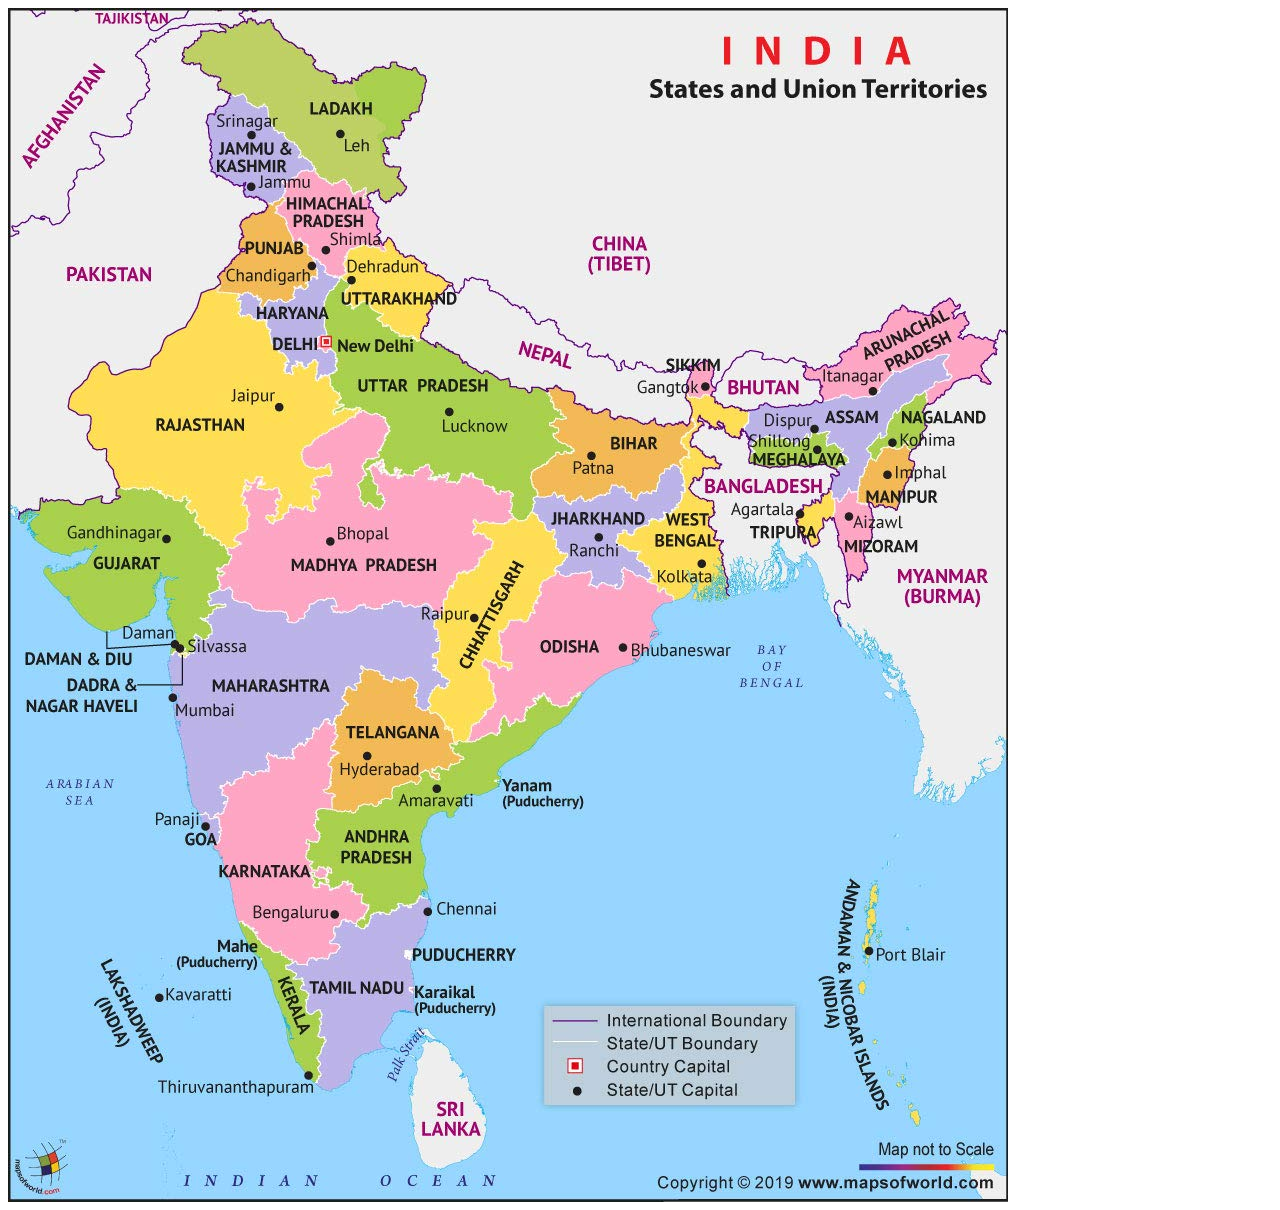
<file: Lab_Experiment/2A/index.html>
<html>
    <head>
        <title>India Map</title>
    </head>
    <body>
        <img src="map.jpg" usemap="#image-map">
        <map name="image-map">
            <area target="_blank" alt="tamilnadu" title="tamilnadu" href="tamilnadu.html" coords="309,1048,313,1037,316,1030,310,1024,311,1014,313,1008,306,1002,297,1000,298,991,296,983,293,972,287,968,281,961,283,953,289,955,295,955,301,951,306,953,312,950,318,950,322,944,326,941,330,936,323,933,325,921,330,917,336,912,342,914,348,918,353,920,359,915,364,907,372,905,378,906,385,902,391,896,397,898,403,896,409,890,414,889,421,892,419,905,419,915,412,929,406,941,401,952,403,965,404,979,404,991,408,1000,402,1003,391,1001,383,1008,382,1014,375,1024,373,1032,375,1038,367,1041,359,1043,347,1052,341,1064,336,1075,329,1078,318,1081,307,1075,312,1066,308,1056" shape="poly">
            <area target="_blank" alt="nepal" title="nepal" href="nepal.html" coords="439,276,445,279,451,282,455,274,461,270,467,270,473,271,478,272,481,278,486,282,490,285,498,289,503,295,510,297,516,299,520,304,526,311,531,313,539,313,546,313,548,319,550,324,555,326,561,332,566,335,572,336,581,335,580,342,585,346,596,345,600,348,604,352,607,357,610,360,613,353,618,358,624,359,629,354,633,356,640,358,645,361,653,361,662,361,670,361,679,359,681,365,677,371,677,379,678,389,681,394,682,401,680,410,678,415,669,413,659,415,650,415,642,411,632,412,621,409,612,409,602,406,592,401,581,401,570,395,566,386,559,382,549,377,538,380,527,377,520,382,508,377,500,370,492,369,480,364,467,361,457,353,449,346,434,281,428,287,423,293,423,298,418,305,419,312,415,318,413,324,414,328,418,332,425,336,430,335,434,338,438,341,442,343" shape="poly">
            <area target="_blank" alt="kashmir" title="kashmir" href="kashmir.html" coords="218,89,217,95,210,98,206,103,200,107,198,115,200,124,201,132,202,143,200,158,205,166,215,169,223,173,228,176,236,177,236,184,244,188,251,191,256,194,261,194,269,189,273,185,276,178,279,171,288,166,295,162,300,162,305,157,225,87,231,85,240,93,244,97,251,98,257,98,258,105,259,111,263,117,268,122,274,123,277,131,283,133,288,136,291,143,296,148,300,152" shape="poly">
        </map>
    </body>
</html>
</file>
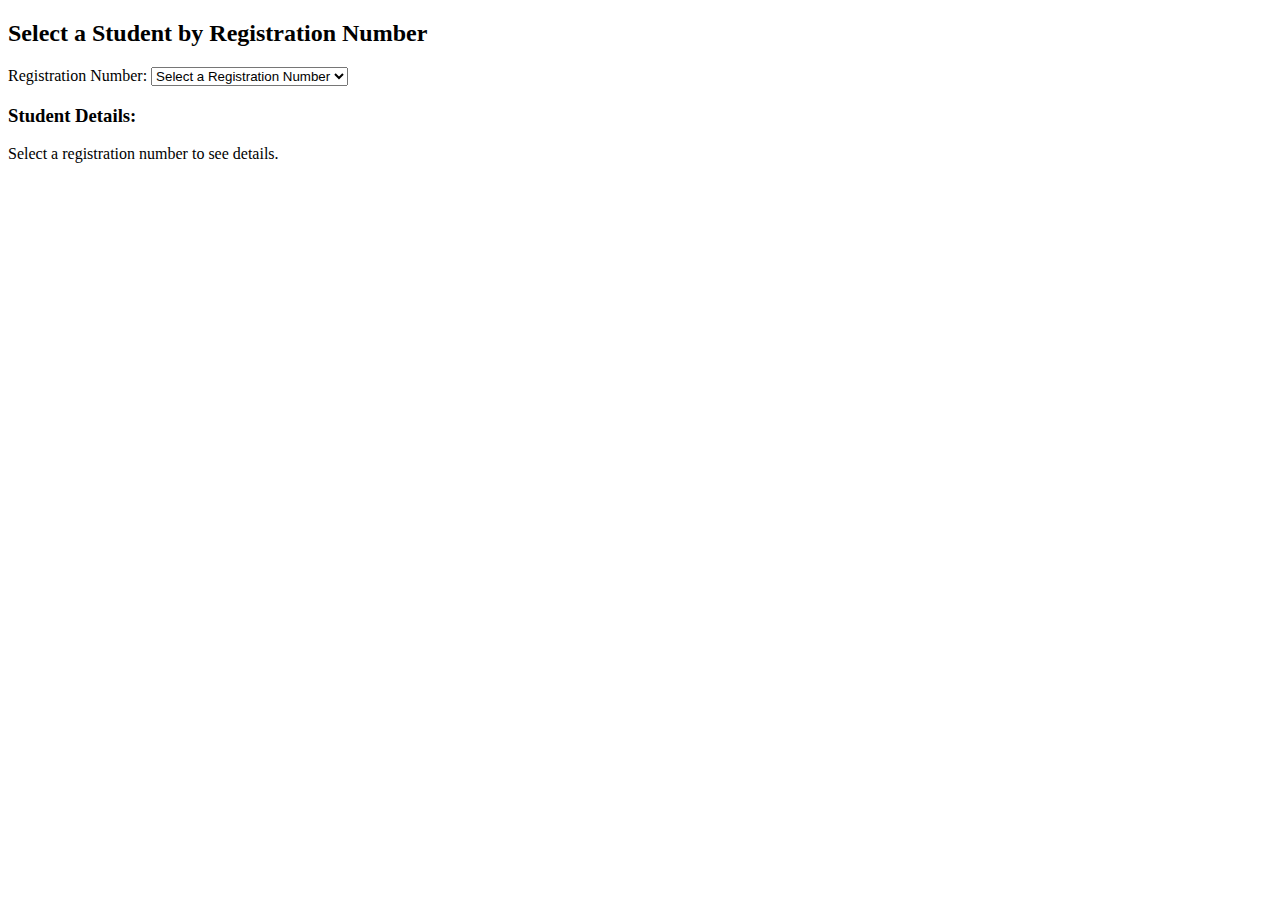
<file: Lab_Experiment/EX-07/index.html>
<!DOCTYPE html>
<html lang="en">
<head>
    <meta charset="UTF-8">
    <title>Student Information</title>
    <script>
        function fetchStudentDetails() {
            const regNo = document.getElementById("regNoSelect").value;
            if (regNo) {
                const xhr = new XMLHttpRequest();
                xhr.open("GET", "StudentServlet?reg_no=" + regNo, true);
                xhr.onreadystatechange = function () {
                    if (xhr.readyState === 4 && xhr.status === 200) {
                        const studentData = JSON.parse(xhr.responseText);
                        document.getElementById("studentDetails").innerHTML =
                            `<p>Name: ${studentData.name}</p>
                             <p>Department: ${studentData.department}</p>
                             <p>Year: ${studentData.year}</p>
                             <p>Email: ${studentData.email}</p>`;
                    }
                };
                xhr.send();
            }
        }
    </script>
</head>
<body>
    <h2>Select a Student by Registration Number</h2>
    <label for="regNoSelect">Registration Number:</label>
    <select id="regNoSelect" onchange="fetchStudentDetails()">
        <option value="">Select a Registration Number</option>
        <option value="101">101</option>
        <option value="102">102</option>
        <option value="103">103</option>
    </select>

    <h3>Student Details:</h3>
    <div id="studentDetails">
        <p>Select a registration number to see details.</p>
    </div>
</body>
</html>
</file>
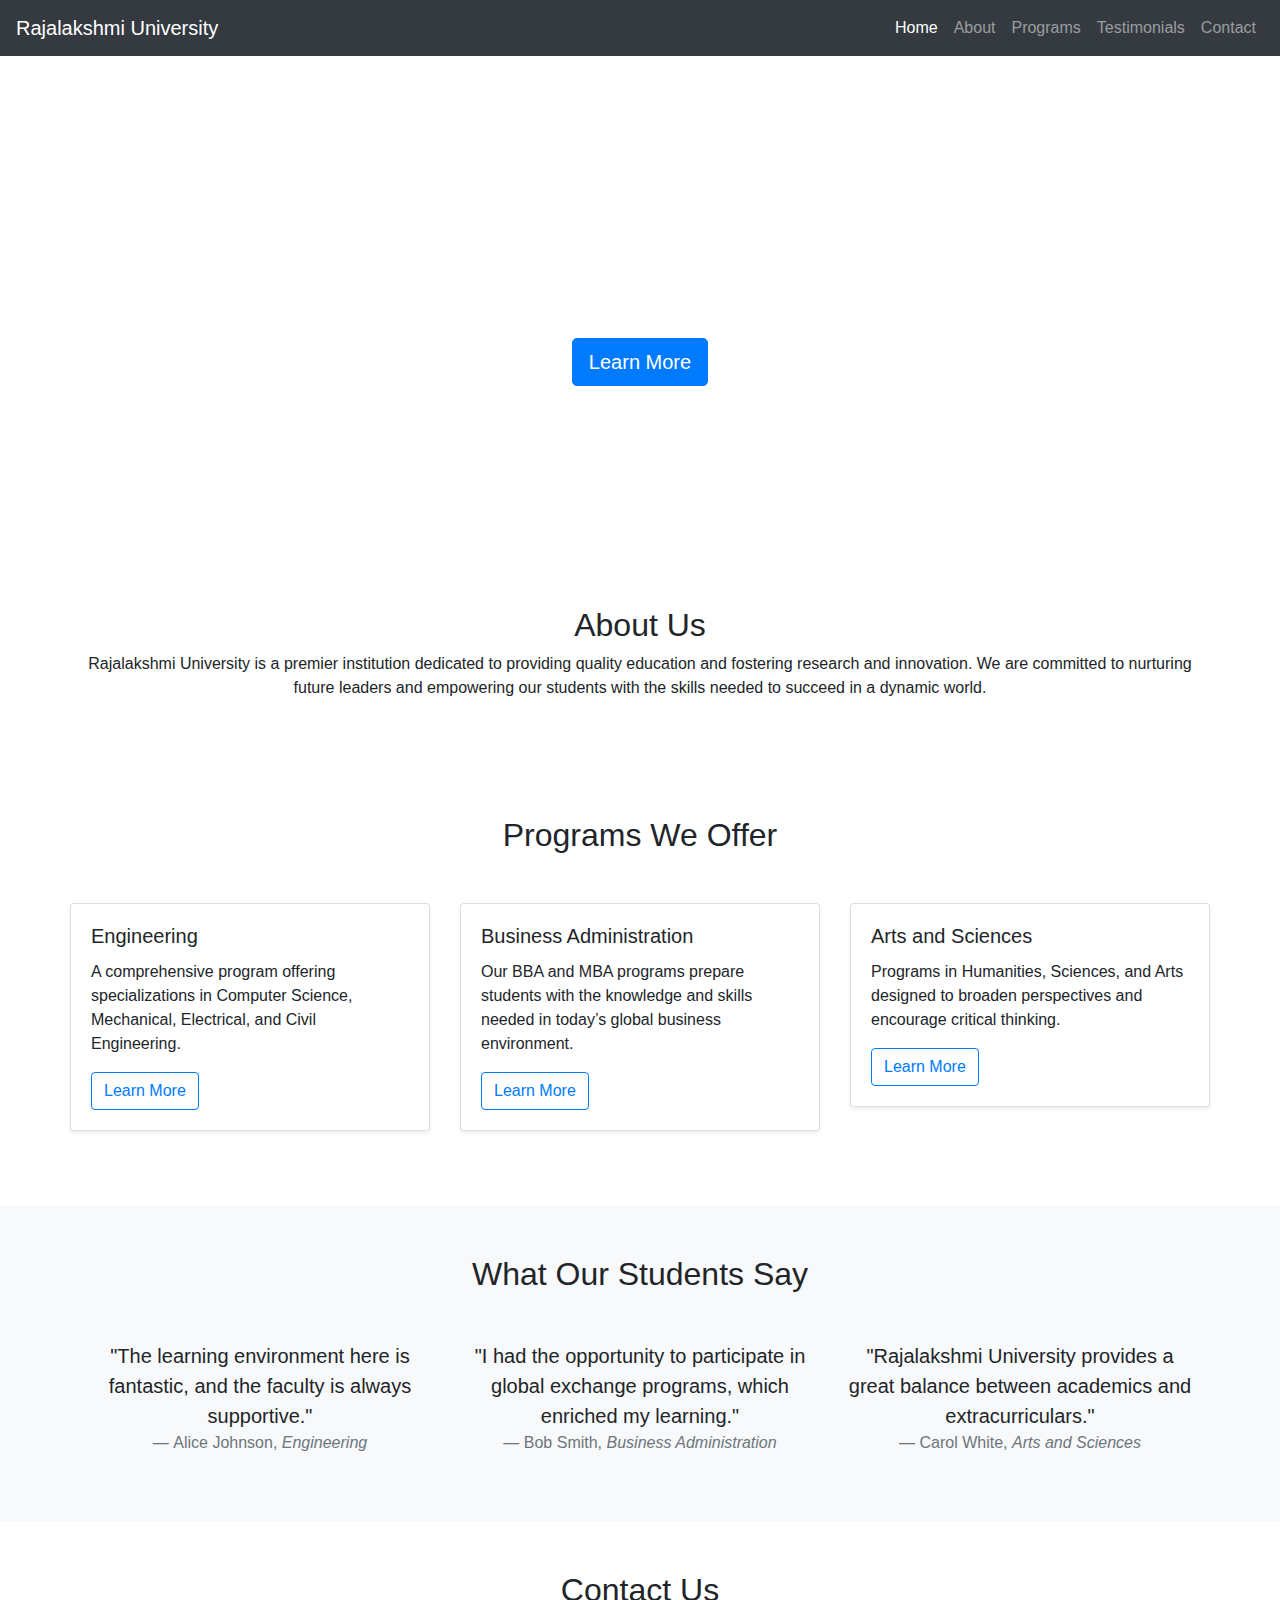
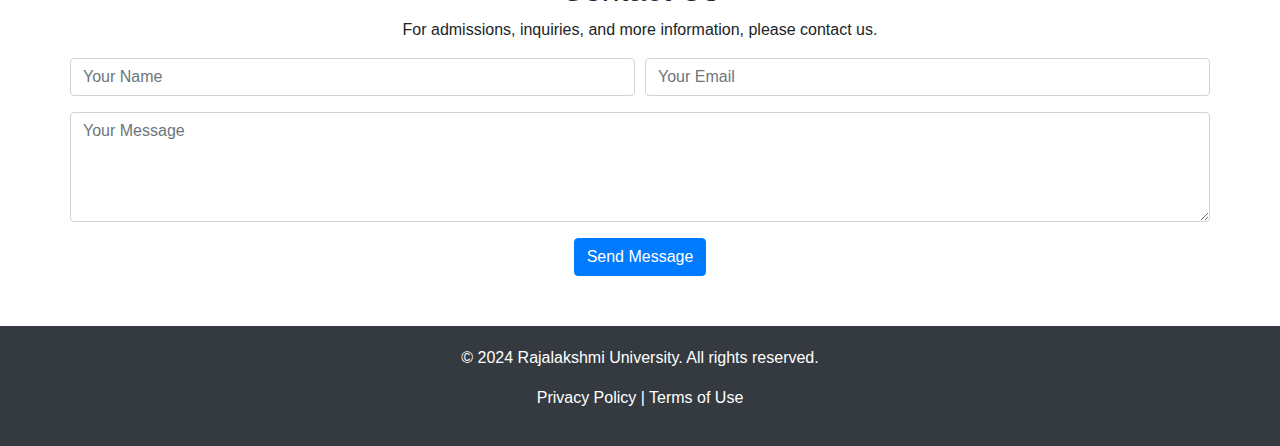
<file: Lab_Experiment/EX-11/index.html>
<!DOCTYPE html>
<html lang="en">
<head>
    <meta charset="UTF-8">
    <meta name="viewport" content="width=device-width, initial-scale=1.0">
    <title>Rajalakshmi University</title>
    <!-- Bootstrap CSS -->
    <link rel="stylesheet" href="https://stackpath.bootstrapcdn.com/bootstrap/4.5.2/css/bootstrap.min.css">
    <style>
        .hero-section {
            background: url('https://www.rajalakshmi.org/images/banner.jpg') no-repeat center center;
            background-size: cover;
            color: #fff;
            height: 500px;
            display: flex;
            align-items: center;
            justify-content: center;
        }
        .hero-section h1 {
            font-size: 3rem;
        }
        .features-section, .about-section, .programs-section, .testimonials-section, .contact-section {
            padding: 50px 0;
        }
        .footer {
            background-color: #343a40;
            color: #fff;
            padding: 20px 0;
        }
    </style>
</head>
<body>

<!-- Navigation Bar -->
<nav class="navbar navbar-expand-lg navbar-dark bg-dark">
    <a class="navbar-brand" href="#">Rajalakshmi University</a>
    <button class="navbar-toggler" type="button" data-toggle="collapse" data-target="#navbarNav" aria-controls="navbarNav" aria-expanded="false" aria-label="Toggle navigation">
        <span class="navbar-toggler-icon"></span>
    </button>
    <div class="collapse navbar-collapse" id="navbarNav">
        <ul class="navbar-nav ml-auto">
            <li class="nav-item active"><a class="nav-link" href="#">Home</a></li>
            <li class="nav-item"><a class="nav-link" href="#about">About</a></li>
            <li class="nav-item"><a class="nav-link" href="#programs">Programs</a></li>
            <li class="nav-item"><a class="nav-link" href="#testimonials">Testimonials</a></li>
            <li class="nav-item"><a class="nav-link" href="#contact">Contact</a></li>
        </ul>
    </div>
</nav>

<!-- Hero Section -->
<div class="hero-section text-center">
    <div>
        <h1>Welcome to Rajalakshmi University</h1>
        <p class="lead">Empowering the Future of Education</p>
        <a href="#" class="btn btn-primary btn-lg">Learn More</a>
    </div>
</div>

<!-- About Section -->
<div class="about-section container text-center" id="about">
    <h2>About Us</h2>
    <p>Rajalakshmi University is a premier institution dedicated to providing quality education and fostering research and innovation. We are committed to nurturing future leaders and empowering our students with the skills needed to succeed in a dynamic world.</p>
</div>

<!-- Programs Section -->
<div class="programs-section container" id="programs">
    <h2 class="text-center mb-5">Programs We Offer</h2>
    <div class="row">
        <div class="col-md-4">
            <div class="card mb-4 shadow-sm">
                <div class="card-body">
                    <h5 class="card-title">Engineering</h5>
                    <p class="card-text">A comprehensive program offering specializations in Computer Science, Mechanical, Electrical, and Civil Engineering.</p>
                    <a href="#" class="btn btn-outline-primary">Learn More</a>
                </div>
            </div>
        </div>
        <div class="col-md-4">
            <div class="card mb-4 shadow-sm">
                <div class="card-body">
                    <h5 class="card-title">Business Administration</h5>
                    <p class="card-text">Our BBA and MBA programs prepare students with the knowledge and skills needed in today’s global business environment.</p>
                    <a href="#" class="btn btn-outline-primary">Learn More</a>
                </div>
            </div>
        </div>
        <div class="col-md-4">
            <div class="card mb-4 shadow-sm">
                <div class="card-body">
                    <h5 class="card-title">Arts and Sciences</h5>
                    <p class="card-text">Programs in Humanities, Sciences, and Arts designed to broaden perspectives and encourage critical thinking.</p>
                    <a href="#" class="btn btn-outline-primary">Learn More</a>
                </div>
            </div>
        </div>
    </div>
</div>

<!-- Testimonials Section -->
<div class="testimonials-section bg-light text-center" id="testimonials">
    <div class="container">
        <h2 class="mb-5">What Our Students Say</h2>
        <div class="row">
            <div class="col-md-4">
                <blockquote class="blockquote">
                    <p class="mb-0">"The learning environment here is fantastic, and the faculty is always supportive."</p>
                    <footer class="blockquote-footer">Alice Johnson, <cite title="Source Title">Engineering</cite></footer>
                </blockquote>
            </div>
            <div class="col-md-4">
                <blockquote class="blockquote">
                    <p class="mb-0">"I had the opportunity to participate in global exchange programs, which enriched my learning."</p>
                    <footer class="blockquote-footer">Bob Smith, <cite title="Source Title">Business Administration</cite></footer>
                </blockquote>
            </div>
            <div class="col-md-4">
                <blockquote class="blockquote">
                    <p class="mb-0">"Rajalakshmi University provides a great balance between academics and extracurriculars."</p>
                    <footer class="blockquote-footer">Carol White, <cite title="Source Title">Arts and Sciences</cite></footer>
                </blockquote>
            </div>
        </div>
    </div>
</div>

<!-- Contact Section -->
<div class="contact-section container text-center" id="contact">
    <h2>Contact Us</h2>
    <p>For admissions, inquiries, and more information, please contact us.</p>
    <form>
        <div class="form-row">
            <div class="form-group col-md-6">
                <input type="text" class="form-control" placeholder="Your Name">
            </div>
            <div class="form-group col-md-6">
                <input type="email" class="form-control" placeholder="Your Email">
            </div>
        </div>
        <div class="form-group">
            <textarea class="form-control" rows="4" placeholder="Your Message"></textarea>
        </div>
        <button type="submit" class="btn btn-primary">Send Message</button>
    </form>
</div>

<!-- Footer -->
<div class="footer text-center">
    <div class="container">
        <p>&copy; 2024 Rajalakshmi University. All rights reserved.</p>
        <p>
            <a href="#" class="text-white">Privacy Policy</a> |
            <a href="#" class="text-white">Terms of Use</a>
        </p>
    </div>
</div>

<!-- Bootstrap JavaScript and dependencies -->
<script src="https://code.jquery.com/jquery-3.5.1.slim.min.js"></script>
<script src="https://cdn.jsdelivr.net/npm/popper.js@1.16.1/dist/umd/popper.min.js"></script>
<script src="https://stackpath.bootstrapcdn.com/bootstrap/4.5.2/js/bootstrap.min.js"></script>
</body>
</html>
</file>
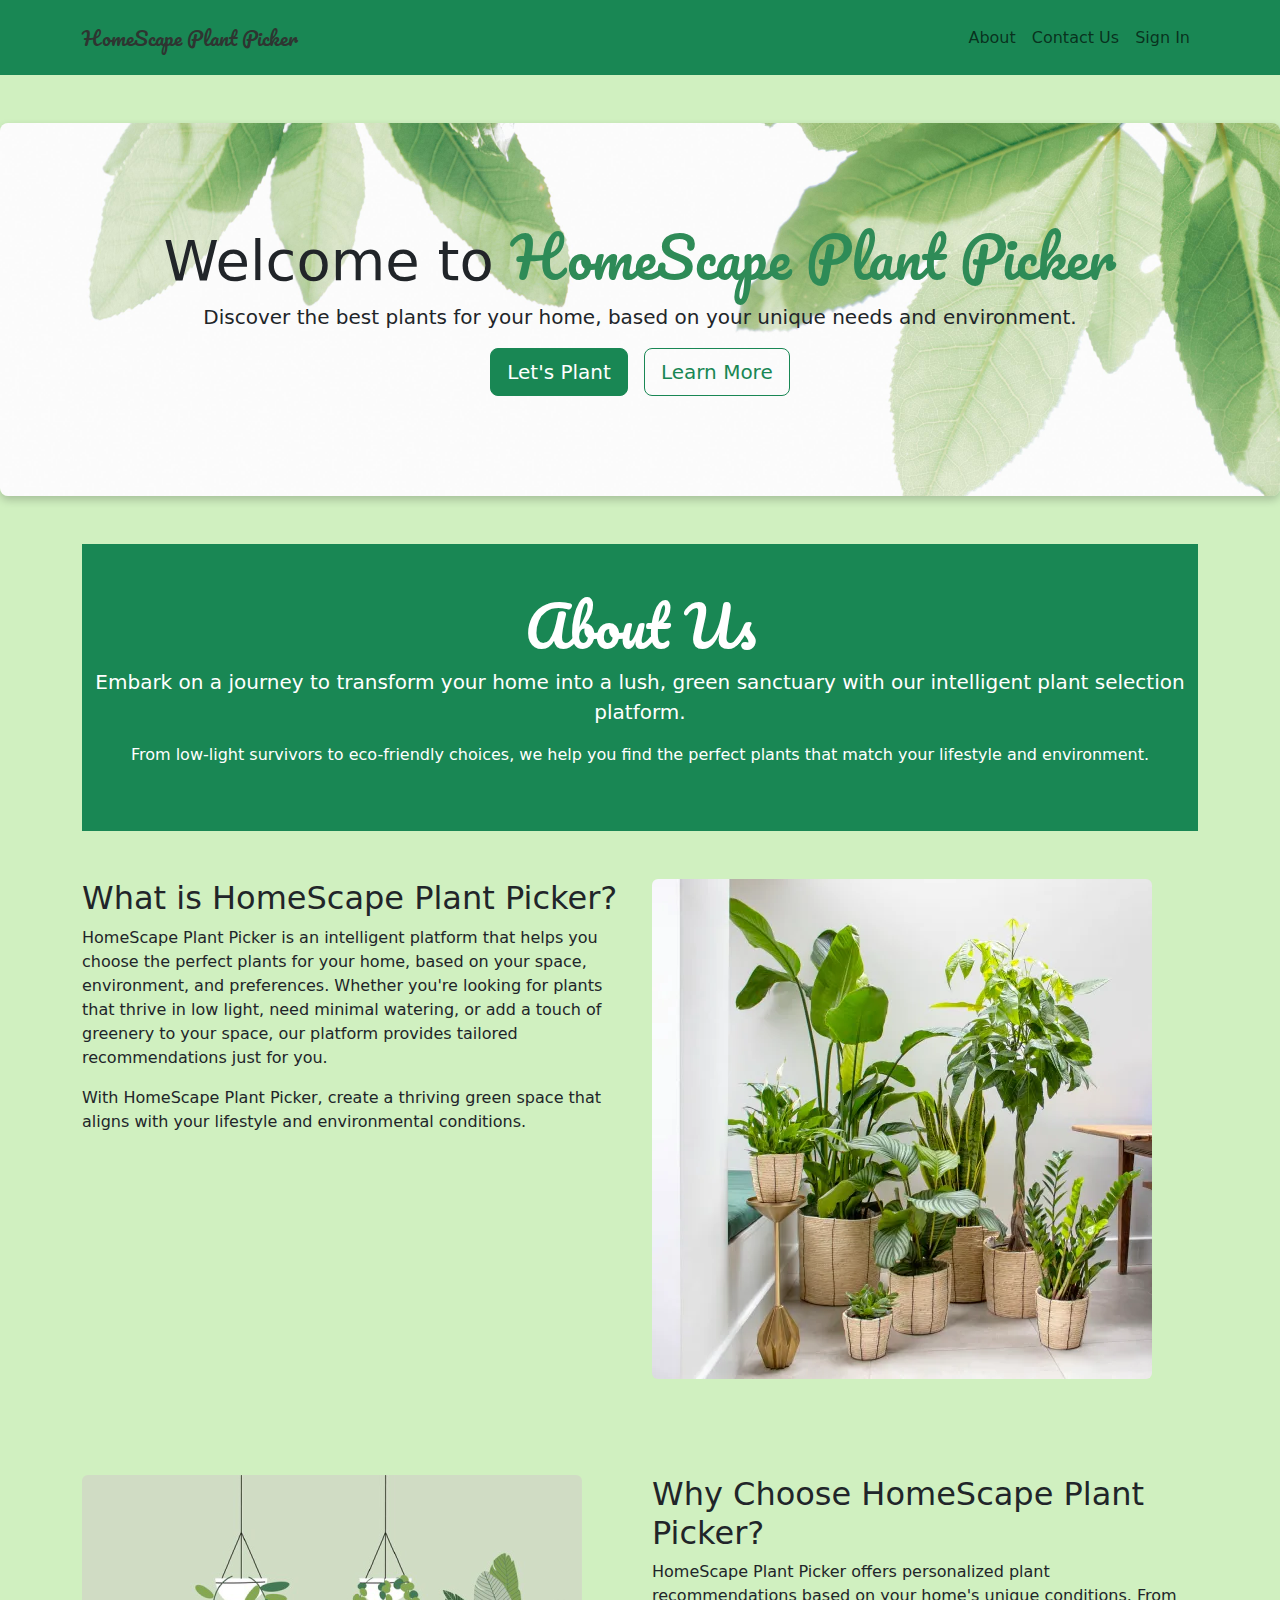
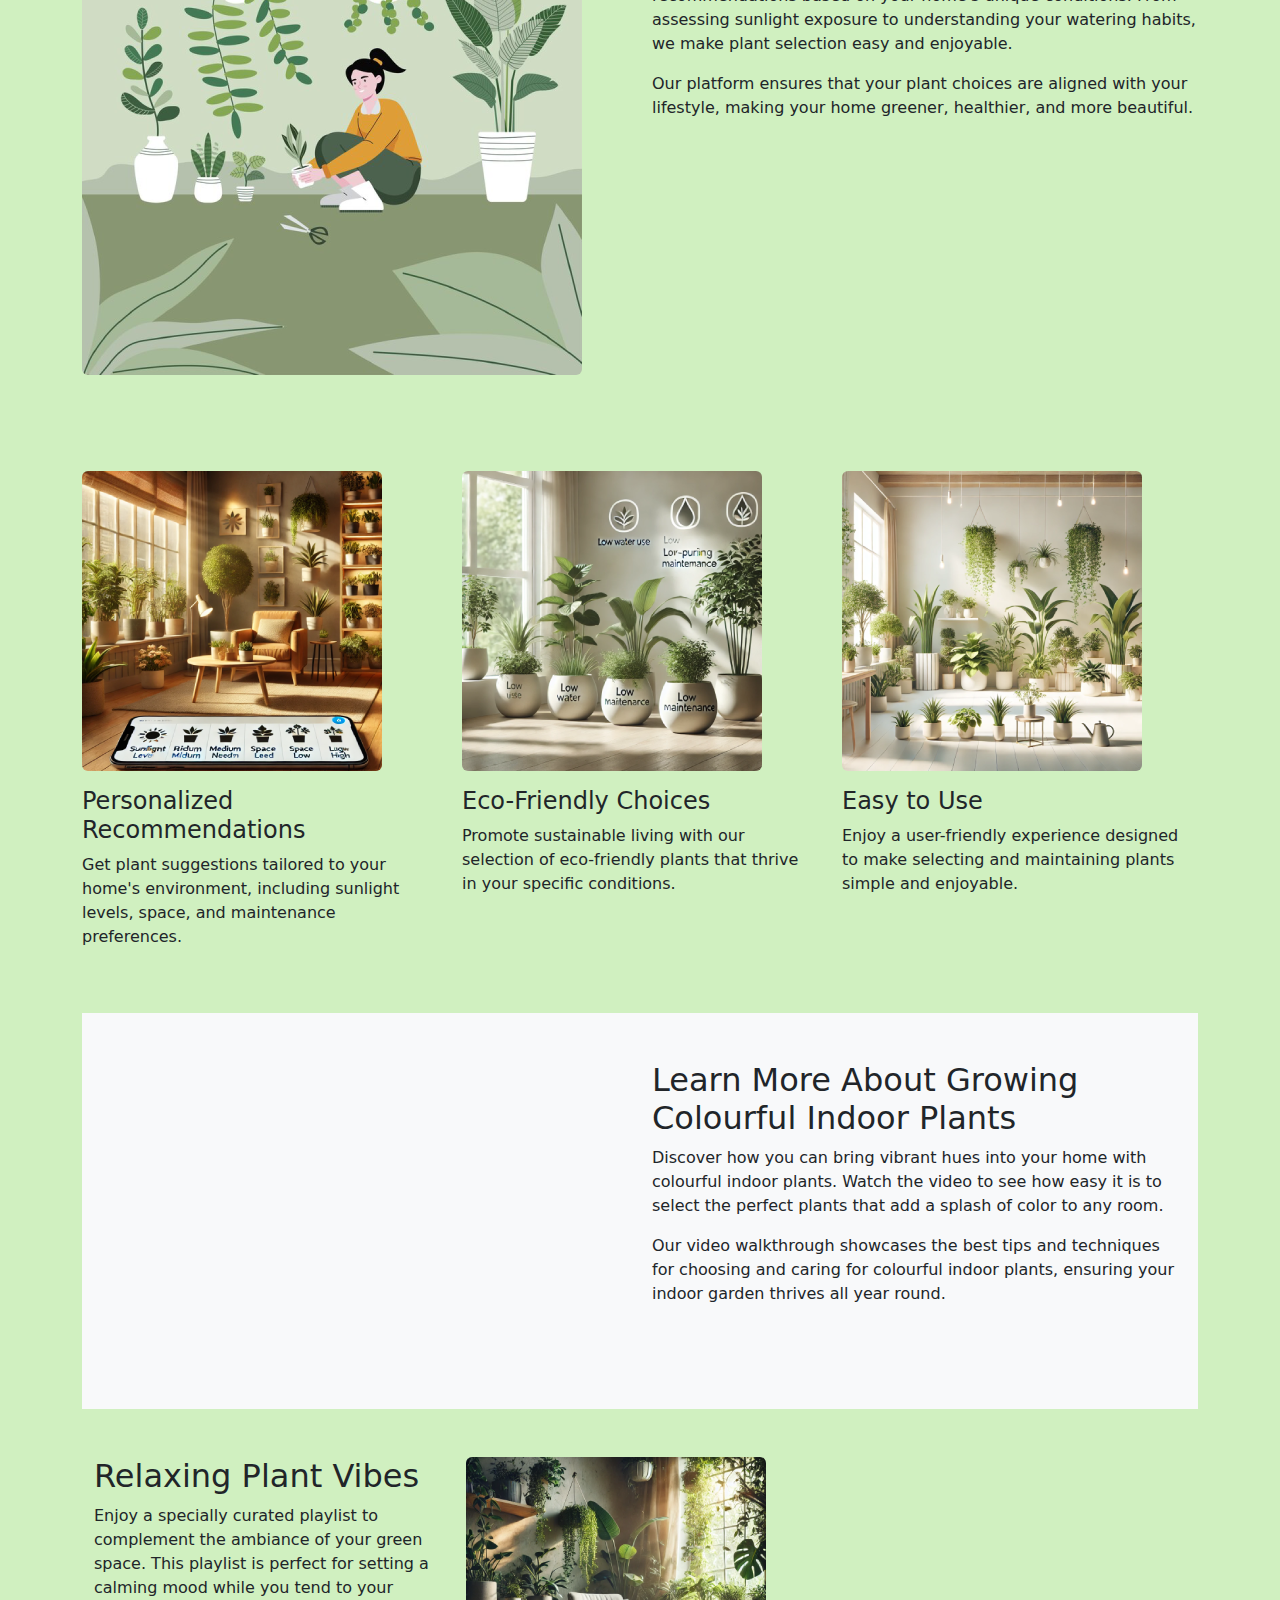
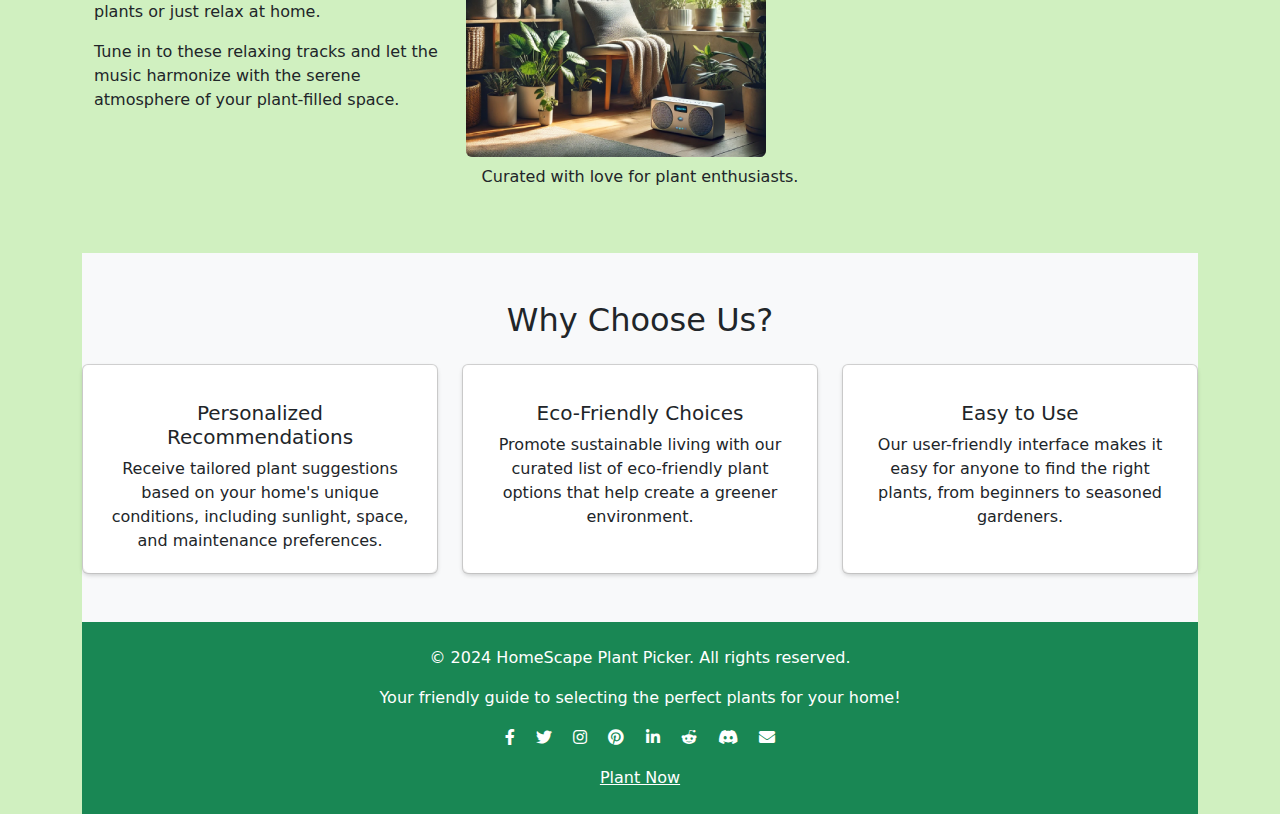
<file: Mini_Project/Soucre_Code/index.html>
<!DOCTYPE html>
<html lang="en">
<head>
    <meta charset="UTF-8">
    <meta name="viewport" content="width=device-width, initial-scale=1.0">
    <title>plants@home</title>
    <link href="https://cdn.jsdelivr.net/npm/bootstrap@5.3.3/dist/css/bootstrap.min.css" rel="stylesheet" integrity="sha384-QWTKZyjpPEjISv5WaRU9OFeRpok6YctnYmDr5pNlyT2bRjXh0JMhjY6hW+ALEwIH" crossorigin="anonymous">
    <link rel="stylesheet" href="styles.css">
    <link rel="preconnect" href="https://fonts.googleapis.com">
    <link rel="preconnect" href="https://fonts.gstatic.com" crossorigin>
    <link href="https://fonts.googleapis.com/css2?family=Pacifico&display=swap" rel="stylesheet">
    <link rel="stylesheet" href="https://cdnjs.cloudflare.com/ajax/libs/font-awesome/5.15.4/css/all.min.css">

</head>
<body>
    <div class="row">
        <div class="col-12"></div>
            <nav class="navbar navbar-expand-lg navbar-light bg-success"  style="height: 75px;">
                <div class="container">
                    <a class="navbar-brand pacifico-regular" href="index.html" style="color: #2e3531;">HomeScape Plant Picker</a>
                    <button class="navbar-toggler" type="button" data-bs-toggle="collapse" data-bs-target="#navbarNav"
                        aria-controls="navbarNav" aria-expanded="false" aria-label="Toggle navigation">
                        <span class="navbar-toggler-icon"></span>
                    </button>
                    <div class="collapse navbar-collapse justify-content-end" id="navbarNav">
                        <ul class="navbar-nav">
                            <li class="nav-item">
                                <a class="nav-link" href="#about">About</a>
                            </li>
                            <li class="nav-item">
                                <a class="nav-link" href="#contactus">Contact Us</a>
                            </li>
                            <li class="nav-item">
                                <a class="nav-link" href="signin.html">Sign In</a>
                            </li>
                        </ul>
                    </div>
                </div>
            </nav>
        </div>
    </div>
        
            <section class="py-5 text-center">
                <div class="container-fluid hero-section">
                    <h1 class="display-4">
                        Welcome to <span class="pacifico-regular" style="color: #2E8B57;">HomeScape Plant Picker</span>
                    </h1>
                    <p class="lead">Discover the best plants for your home, based on your unique needs and environment.</p>
                    <div class="d-flex justify-content-center">
                        <a href="signin.html" class="btn btn-success btn-lg mx-2">Let's Plant</a>
                        <a href="#learn-more" class="btn btn-outline-success btn-lg mx-2">Learn More</a>
                    </div>
                </div>
            </section>
            <div class="container">
                <header class="bg-success text-white py-5 text-center about-section" id="about">
                    <h1 class="display-4 pacifico-regular">About Us</h1>
                    <p class="lead">Embark on a journey to transform your home into a lush, green sanctuary with our intelligent plant selection platform.</p>
                    <p>From low-light survivors to eco-friendly choices, we help you find the perfect plants that match your lifestyle and environment.</p>
                </header>
            
                <section class="py-5">
                    <div class="row">
                        <div class="col-md-6">
                            <h2>What is HomeScape Plant Picker?</h2>
                            <p>
                                HomeScape Plant Picker is an intelligent platform that helps you choose the perfect plants for your home, based on your space, environment, and preferences. Whether you're looking for plants that thrive in low light, need minimal watering, or add a touch of greenery to your space, our platform provides tailored recommendations just for you.
                            </p>
                            <p>
                                With HomeScape Plant Picker, create a thriving green space that aligns with your lifestyle and environmental conditions.
                            </p>
                        </div>
                        <div class="col-md-6">
                            <img src="img/indexpic1.webp" alt="Plant Picker" class="img-fluid rounded">
                        </div>
                    </div>
                </section>

                <section class="py-5">
                    <div class="row">
                        <div class="col-md-6">
                            <img src="img/indexpic02.webp" alt="Plant Picker" class="img-fluid rounded">
                        </div>
                        <div class="col-md-6">
                            <h2>Why Choose HomeScape Plant Picker?</h2>
                            <p>
                                HomeScape Plant Picker offers personalized plant recommendations based on your home's unique conditions. From assessing sunlight exposure to understanding your watering habits, we make plant selection easy and enjoyable.
                            </p>
                            <p>
                                Our platform ensures that your plant choices are aligned with your lifestyle, making your home greener, healthier, and more beautiful.
                            </p>
                        </div>
                    </div>
                </section>

                <section class="py-5">
                    <div class="row">
                        <div class="col-md-4">
                            <img src="img/whyas1.webp" alt="Plant Recommendation" class="img-fluid rounded mb-3">
                            <h4>Personalized Recommendations</h4>
                            <p>
                                Get plant suggestions tailored to your home's environment, including sunlight levels, space, and maintenance preferences.
                            </p>
                        </div>
                        <div class="col-md-4">
                            <img src="img/whyas2.webp" alt="Eco-Friendly Choices" class="img-fluid rounded mb-3">
                            <h4>Eco-Friendly Choices</h4>
                            <p>
                                Promote sustainable living with our selection of eco-friendly plants that thrive in your specific conditions.
                            </p>
                        </div>
                        <div class="col-md-4">
                            <img src="img/whyas3.webp" alt="User-Friendly" class="img-fluid rounded mb-3">
                            <h4>Easy to Use</h4>
                            <p>
                                Enjoy a user-friendly experience designed to make selecting and maintaining plants simple and enjoyable.
                            </p>
                        </div>
                    </div>
                </section>

                <section class="py-5 bg-light">
                    <div class="container">
                        <div class="row">
                            <div class="col-md-6">
                                <!-- Using Bootstrap for responsive iframe -->
                                <div class="ratio ratio-16x9">
                                    <iframe 
                                        src="https://www.youtube.com/embed/fxXXn_lWG_8?si=QnT3-ZP2v-yZkLm0" 
                                        title="HomeScape Plant Picker Overview" 
                                        allowfullscreen 
                                        frameborder="0" 
                                        allow="accelerometer; autoplay; clipboard-write; encrypted-media; gyroscope; picture-in-picture; web-share"
                                        referrerpolicy="strict-origin-when-cross-origin">
                                    </iframe>
                                </div>
                            </div>
                            <div class="col-md-6">
                                <h2>Learn More About Growing Colourful Indoor Plants</h2>
                                <p>
                                    Discover how you can bring vibrant hues into your home with colourful indoor plants. Watch the video to see how easy it is to select the perfect plants that add a splash of color to any room.
                                </p>
                                <p>
                                    Our video walkthrough showcases the best tips and techniques for choosing and caring for colourful indoor plants, ensuring your indoor garden thrives all year round.
                                </p>
                            </div>
                        </div>
                    </div>
                </section>

                <section class="py-5">
                    <div class="container">
                        <div class="row">
                            <!-- Text Area -->
                            <div class="col-md-4">
                                <h2>Relaxing Plant Vibes</h2>
                                <p>
                                    Enjoy a specially curated playlist to complement the ambiance of your green space. This playlist is perfect for setting a calming mood while you tend to your plants or just relax at home.
                                </p>
                                <p>
                                    Tune in to these relaxing tracks and let the music harmonize with the serene atmosphere of your plant-filled space.
                                </p>
                            </div>
                
                            <!-- Image Area -->
                            <div class="col-md-4">
                                <img src="img/whyas4.webp" alt="Relaxing Vibes" class="img-fluid rounded">
                                <p class="mt-2 text-center">Curated with love for plant enthusiasts.</p>
                            </div>
                
                            <!-- Spotify Playlist Area -->
                            <!-- Responsive Spotify Embed using Bootstrap's ratio class -->
                            <div class="col-md-4">
                                <div class="ratio ratio-1x1" style="border-radius: 12px;">
                                    <iframe 
                                        src="https://open.spotify.com/embed/show/3gk3Br5arN2oi5P46UzgTR?utm_source=generator" 
                                        width="100%" 
                                        height="352" 
                                        frameborder="0" 
                                        allowfullscreen 
                                        allow="autoplay; clipboard-write; encrypted-media; fullscreen; picture-in-picture" 
                                        loading="lazy">
                                    </iframe>
                                </div>
                            </div>
                        </div>
                    </div>
                </section>
                
            
                <section class="bg-light py-5">
                    <h2 class="text-center mb-4">Why Choose Us?</h2>
                    <div class="row text-center">
                        <div class="col-md-4">
                            <div class="card h-100 shadow-sm">
                                <div class="card-body">
                                    <i class="bi bi-flower1" style="font-size: 2rem; color: #28a745;"></i>
                                    <h5 class="card-title mt-3">Personalized Recommendations</h5>
                                    <p class="card-text">Receive tailored plant suggestions based on your home's unique conditions, including sunlight, space, and maintenance preferences.</p>
                                </div>
                            </div>
                        </div>
                        <div class="col-md-4">
                            <div class="card h-100 shadow-sm">
                                <div class="card-body">
                                    <i class="bi bi-tree" style="font-size: 2rem; color: #28a745;"></i>
                                    <h5 class="card-title mt-3">Eco-Friendly Choices</h5>
                                    <p class="card-text">Promote sustainable living with our curated list of eco-friendly plant options that help create a greener environment.</p>
                                </div>
                            </div>
                        </div>
                        <div class="col-md-4">
                            <div class="card h-100 shadow-sm">
                                <div class="card-body">
                                    <i class="bi bi-brightness-high" style="font-size: 2rem; color: #28a745;"></i>
                                    <h5 class="card-title mt-3">Easy to Use</h5>
                                    <p class="card-text">Our user-friendly interface makes it easy for anyone to find the right plants, from beginners to seasoned gardeners.</p>
                                </div>
                            </div>
                        </div>
                    </div>
                </section>
            
                <footer class="bg-success text-white py-4 text-center">
                    <div class="container">
                        <p>&copy; 2024 HomeScape Plant Picker. All rights reserved.</p>
                        <p>Your friendly guide to selecting the perfect plants for your home!</p>
                        
                        <div class="social-icons">
                            <a href="#" class="text-white mx-2" aria-label="Facebook">
                                <i class="fab fa-facebook-f"></i>
                            </a>
                            <a href="#" class="text-white mx-2" aria-label="Twitter">
                                <i class="fab fa-twitter"></i>
                            </a>
                            <a href="#" class="text-white mx-2" aria-label="Instagram">
                                <i class="fab fa-instagram"></i>
                            </a>
                            <a href="#" class="text-white mx-2" aria-label="Pinterest">
                                <i class="fab fa-pinterest"></i>
                            </a>
                            <a href="#" class="text-white mx-2" aria-label="LinkedIn">
                                <i class="fab fa-linkedin-in"></i>
                            </a>
                            <a href="#" class="text-white mx-2" aria-label="Reddit">
                                <i class="fab fa-reddit-alien"></i>
                            </a>
                            <a href="#" class="text-white mx-2" aria-label="Discord">
                                <i class="fab fa-discord"></i>
                            </a>
                            <a href="mailto:example@example.com" class="text-white mx-2" aria-label="Email">
                                <i class="fas fa-envelope"></i>
                            </a>
                        </div>
                
                        <div class="footer-links mt-3" id="contactus">
                            <a href="signin.html" class="text-white mx-2">Plant Now</a>
                            <!-- <a href="#learn-more" class="text-white mx-2">Learn More</a> -->
                            <!-- <a href="#contact" class="text-white mx-2">Contact Us</a> -->
                        </div>
                    </div>
                </footer>
                
            </div>
            
            
            
    <script src="https://cdn.jsdelivr.net/npm/bootstrap@5.3.3/dist/js/bootstrap.bundle.min.js" integrity="sha384-YvpcrYf0tY3lHB60NNkmXc5s9fDVZLESaAA55NDzOxhy9GkcIdslK1eN7N6jIeHz" crossorigin="anonymous"></script>

</body>
</html>
</file>
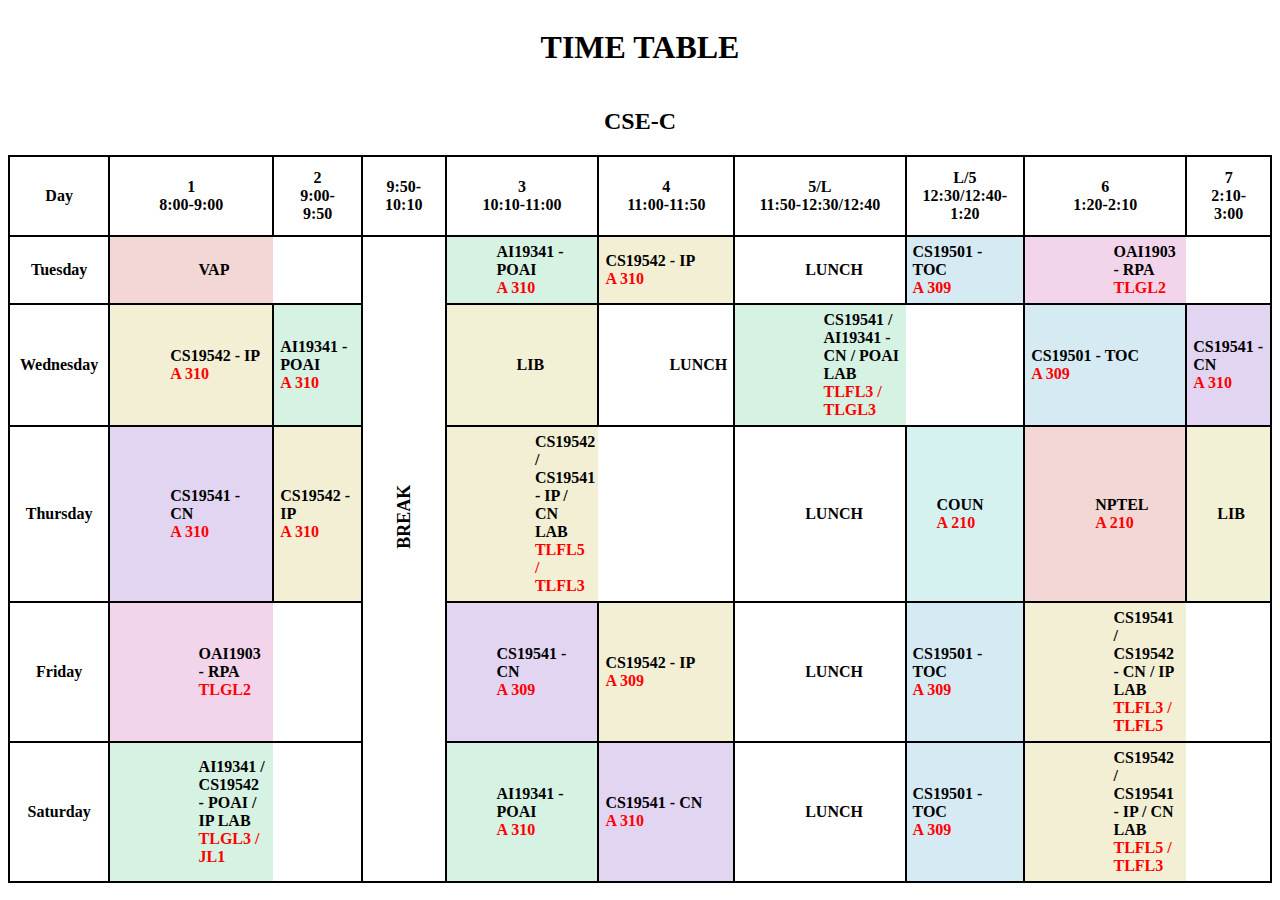
<file: EX. 1(b)/timeTable.html>
<!DOCTYPE html>
<html lang="en">
<head>
    <meta charset="UTF-8">
    <meta name="viewport" content="width=device-width, initial-scale=1.0">
    <title>Time Table</title>
    <link rel="stylesheet" href="styless.css">
</head>
<body>
    <header>
       <h1>TIME TABLE</h1>
    </header>
    <div class="sec">
        <h2>CSE-C</h2>
    </div>
    <section class="tt">
        <table>
            <thead class="header">
                <tr>
                    <th>Day</th>
                    <th>1 <br> 8:00-9:00</th>
                    <th>2 <br> 9:00-9:50</th>
                    <th>9:50-10:10</th>
                    <th>3 <br> 10:10-11:00</th>
                    <th>4 <br> 11:00-11:50</th>
                    <th>5/L <br> 11:50-12:30/12:40</th>
                    <th>L/5 <br> 12:30/12:40-1:20</th>
                    <th>6 <br> 1:20-2:10</th>
                    <th>7 <br> 2:10-3:00</th>
                </tr>
            </thead>
            <tbody>
                <tr>
                    <th>Tuesday</th>
                    <td class="no-border-right vap">VAP</td>
                    <td class="no-border-left"></td>
                    <td class="no-border"></td>
                    <td class="poai" style="padding-left: 50px;">AI19341 - POAI<br><span style="color: red;">A 310</span></td>
                    <td class="ip">CS19542 - IP<br><span style="color: red;">A 310</span></td>
                    <td class="lunch">LUNCH</td>
                    <td class="toc">CS19501 - TOC<br><span style="color: red;">A 309</span></td>
                    <td class="no-border-right rpa">OAI1903 - RPA<br><span style="color: red;">TLGL2</span></td>
                    <td class="no-border-left"></td>
                </tr>
                <tr>
                    <th>Wednesday</th>
                    <td class="ip" style="padding-left: 60px;">CS19542 - IP<br><span style="color: red;">A 310</span></td>
                    <td class="poai">AI19341 - POAI<br><span style="color: red;">A 310</span></td>
                    <td class="no-border"></td>
                    <td class="lib lunch">LIB</td>
                    <td class="lunch">LUNCH</td>
                    <td class="no-border-right poai">CS19541 / AI19341 - CN / POAI LAB<br><span style="color: red;">TLFL3 / TLGL3</span></td>
                    <td class="no-border-left"></td>
                    <td class="toc">CS19501 - TOC<br><span style="color: red;">A 309</span></td>
                    <td class="cn">CS19541 - CN<br><span style="color: red;">A 310</span></td>
                </tr>
                <tr>
                    <th>Thursday</th>
                    <td class="cn" style="padding-left: 60px;">CS19541 - CN<br><span style="color: red;">A 310</span></td>
                    <td class="ip">CS19542 - IP<br><span style="color: red;">A 310</span></td>
                    <td class="no-border" style="transform: rotate(-90deg); font-size: large;"><b>BREAK</b></td>
                    <td class="no-border-right ip">CS19542 / CS19541 - IP / CN LAB<br><span style="color: red;">TLFL5 / TLFL3</span></td>
                    <td class="no-border-left"></td>
                    <td class="lunch">LUNCH</td>
                    <td class="coun" style="padding-left: 30px;">COUN<br><span style="color: red;">A 210</span></td>
                    <td class="nptel lunch">NPTEL<br><span style="color: red;">A 210</span></td>
                    <td class="lib" style="padding-left: 30px;">LIB</td>
                </tr>
                <tr>
                    <th>Friday</th>
                    <td class="no-border-right rpa">OAI1903 - RPA<br><span style="color: red;">TLGL2</span></td>
                    <td class="no-border-left"></td>
                    <td class="no-border"></td>
                    <td class="cn" style="padding-left: 50px;">CS19541 - CN<br><span style="color: red;">A 309</span></td>
                    <td class="ip">CS19542 - IP<br><span style="color: red;">A 309</span></td>
                    <td class="lunch">LUNCH</td>
                    <td class="toc">CS19501 - TOC<br><span style="color: red;">A 309</span></td>
                    <td class="no-border-right ip">CS19541 / CS19542 - CN / IP LAB<br><span style="color: red;">TLFL3 / TLFL5</span></td>
                    <td class="no-border-left"></td>
                </tr>
                <tr>
                    <th>Saturday</th>
                    <td class="no-border-right poai">AI19341 / CS19542 - POAI / IP LAB<br><span style="color: red;">TLGL3 / JL1</span></td>
                    <td class="no-border-left"></td>
                    <td class="no-border" style="border-bottom: 2px solid black;"></td>
                    <td class="poai" style="padding-left: 50px;">AI19341 - POAI<br><span style="color: red;">A 310</span></td>
                    <td class="cn">CS19541 - CN<br><span style="color: red;">A 310</span></td>
                    <td class="lunch">LUNCH</td>
                    <td class="toc">CS19501 - TOC<br><span style="color: red;">A 309</span></td>
                    <td class="no-border-right ip">CS19542 / CS19541 - IP / CN LAB<br><span style="color: red;">TLFL5 / TLFL3</span></td>
                    <td class="no-border-left"></td>
                </tr>
            </tbody>
        </table>
    </section>
</body>
</html>
</file>
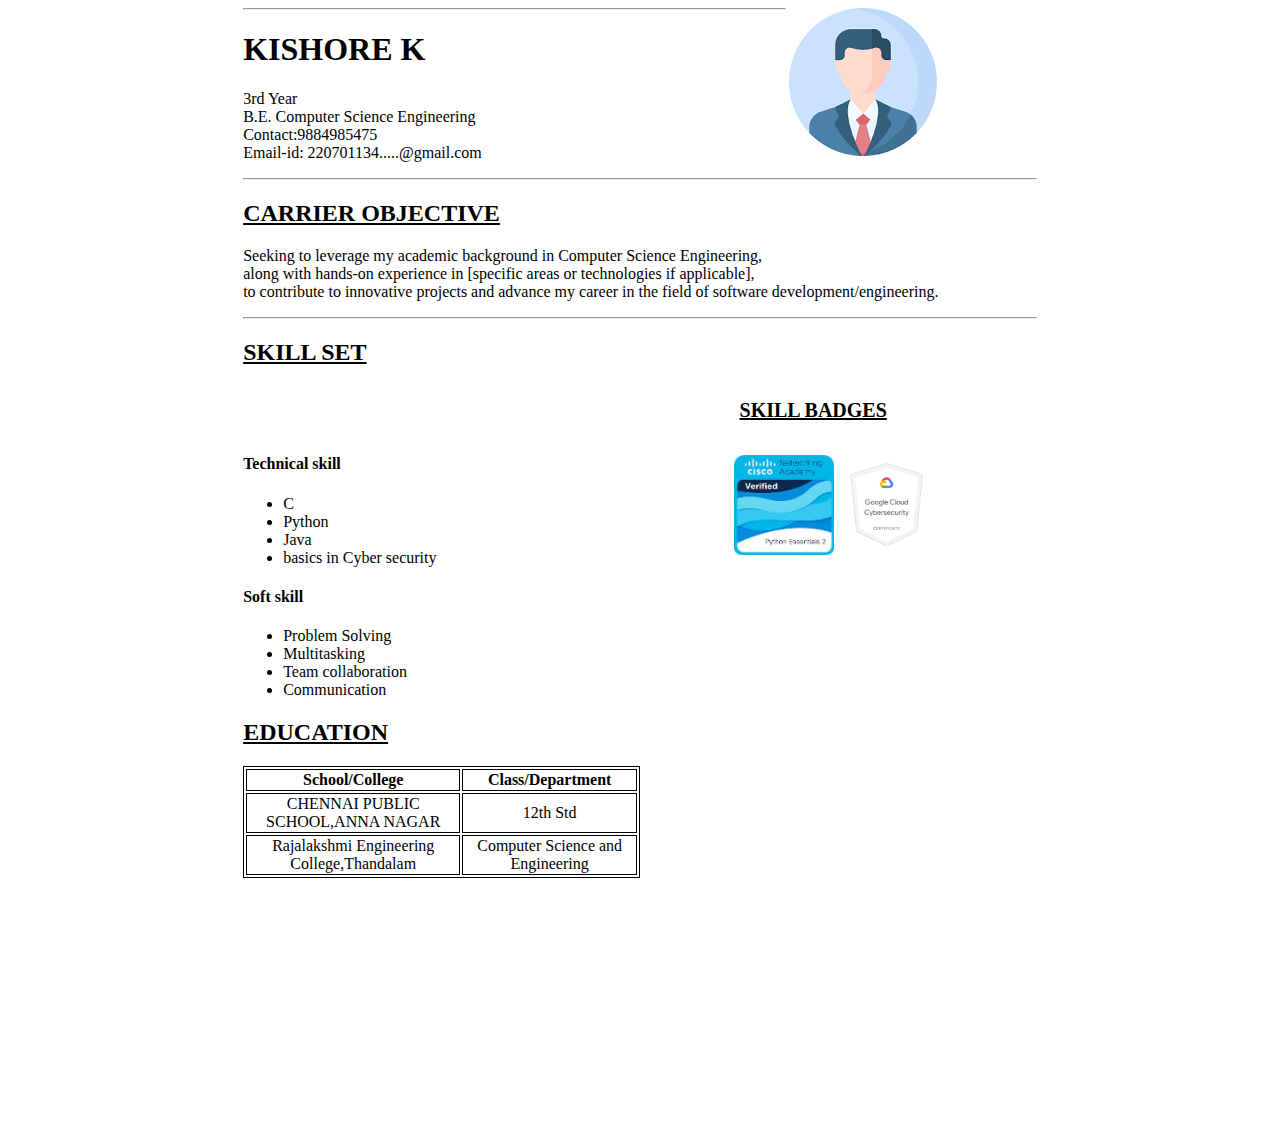
<file: Lab_Experiment/1a/RESU.html>
<html>
<head>
<style>
table, th, td {
  border:1px solid black;
  text-align:Center;
  padding:8xp;
}

body {
          background: rgb(204,204,204); 
          width: 21cm;
          height: 29.7cm;
          margin: 0 auto;
        }

        page {
          background: white;
          display: block;
          margin: 0 auto;
          margin-bottom: 0.5cm;
          position: relative;
        }

        page[size="A4"] {  
          width: 21cm;
          height: 29.7cm; 
        }

        @page {
          size: 21cm 29.7cm;
          margin: 0mm;
        }
</style>

<title>Resume</title>
</head>

<body style="background-color:white">
<img src="pro.png" align="right" style="margin-right:100px;">
<hr />

 <h1>KISHORE K</h1>
<p>3rd Year<br>B.E. Computer Science Engineering<br>Contact:9884985475<br>Email-id: 220701134.....@gmail.com</p>
<hr>
<h2><u>CARRIER OBJECTIVE</u></h2>

<p>
Seeking to leverage my academic background in Computer Science Engineering,<br>along with hands-on experience in [specific areas or technologies if applicable],<br> to contribute to innovative projects and advance my career in the field of software development/engineering.<br>


</p>
<hr />
<h2><u>SKILL SET</u></h2>
<h5 align="right" style="margin-right:150px;font-size:20px"><u>SKILL BADGES</u></h5>
<img src="goo.png" align="right" width="100" height="100" style=margin-right:100px;>
<img src="cis.jpg" align="right" width="100" height="100">


<h4>Technical skill</h4>
<ul>
<li>C </li>
<li>Python</li>
<li>Java</li>
<li>basics in Cyber security</li>
</ul>

<h4>Soft skill</h4>

<ul>
<li> Problem Solving</li>
<li>Multitasking</li>
<li>Team collaboration</li>
<li>Communication</li>
</ul>

<h2><u>EDUCATION</u></h2>

<table style="width:50%">
<tr>
    <th>School/College</th>
    <th>Class/Department</th>
</tr>
<tr>
    <td>CHENNAI PUBLIC SCHOOL,ANNA NAGAR</td>
    <td>12th Std</td>
</tr>
<tr>
     <td>Rajalakshmi Engineering College,Thandalam</td>
     <td>Computer Science and Engineering</td>
</tr>
</table>

</body>
</html>
</file>
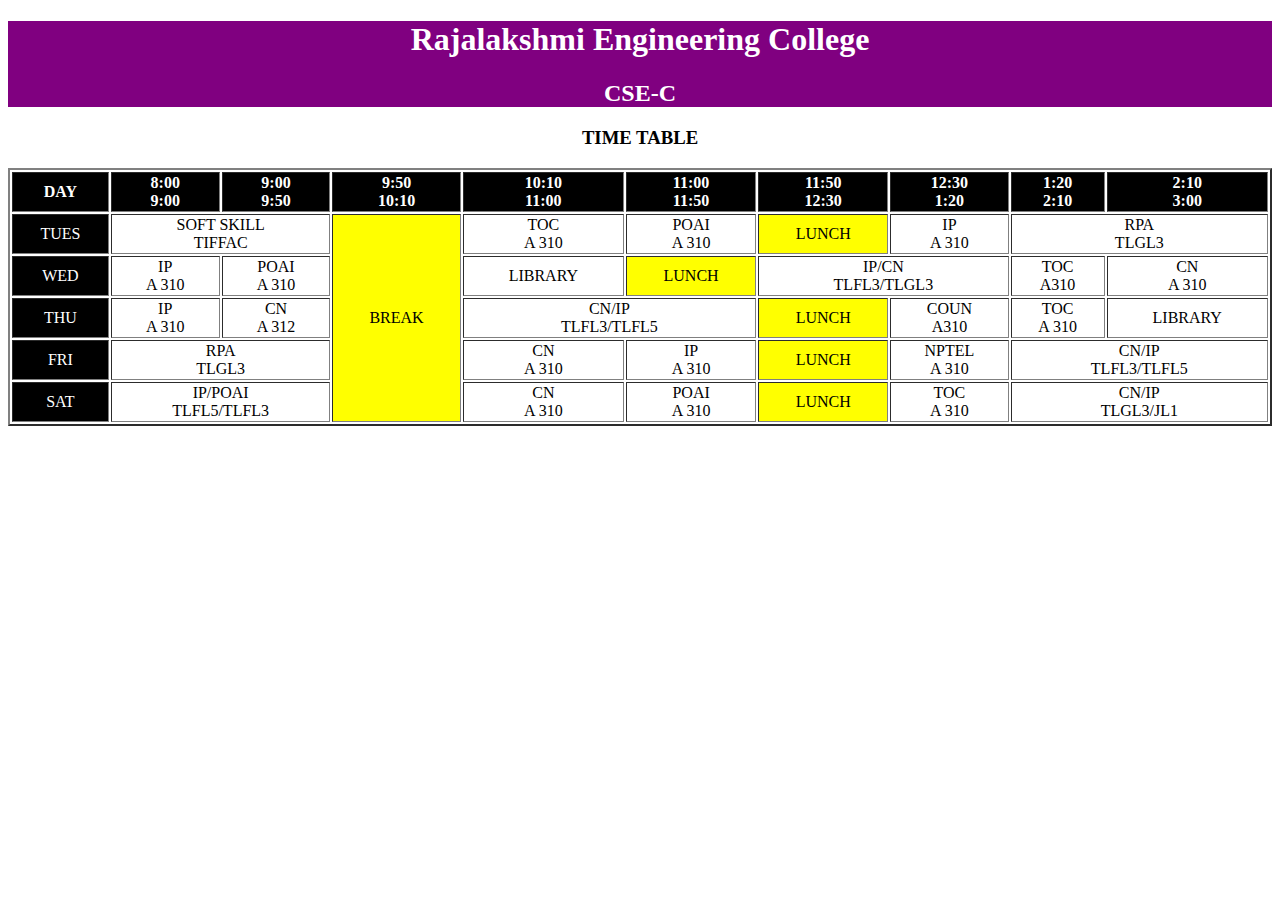
<file: Lab_Experiment/1b/tt.html>
<!DOCTYPE html>
<html>
<title>
CSE-C TIMETABLE
</title>
<style>
td{
text-align:center;
}
</style>
<head>
   <link rel="stylesheet"  href="page.css">
                                            
                                      
<body >
    <div class="top-cont">
    <h1>Rajalakshmi Engineering College</h1>
    <h2>CSE-C </h2>
   
    </div>

<h3 align="center" style="size:20px">TIME TABLE</h3>
<table border="2" style="width:100%">

<tr>
<th style="background-color:black;color:white;">DAY</th>
<th style="background-color:black;color:white;">8:00<br>9:00</th>
<th style="background-color:black;color:white;">9:00<br>9:50</th>
<th style="background-color:black;color:white;">9:50<br>10:10</th>
<th style="background-color:black;color:white;">10:10<br>11:00</th>
<th style="background-color:black;color:white;">11:00<br>11:50</th>
<th style="background-color:black;color:white;">11:50<br>12:30</th>
<th style="background-color:black;color:white;">12:30<br>1:20</th>
<th style="background-color:black;color:white;">1:20<br>2:10</th>
<th style="background-color:black;color:white;">2:10<br>3:00</th>
</tr>

<tr>
<td style="background-color:black;color:white;">TUES</td>
<td colspan="2">SOFT SKILL<br>TIFFAC</td>

<td rowspan="5" style="background-color:yellow">BREAK</td>

<td >TOC<br>A 310</td>
<td>POAI<br>A 310</td>
<td style="background-color:yellow">LUNCH</td>
<td>IP<br>A 310</td>
<td colspan="2">RPA<br>TLGL3</td>
</tr>
<tr>
<td style="background-color:black;color:white;">WED</td>
<td>IP<br>A 310</td>
<td>POAI<br>A 310</td>
<td>LIBRARY<br></td>
<td style="background-color:yellow;">LUNCH</td>
<td colspan="2">IP/CN<br>TLFL3/TLGL3</td>
<td>TOC<br>A310</td>
<td>CN<br>A 310</td>
</tr>
<tr>
<td style="background-color:black;color:white;">THU</td>
<td>IP<br>A 310</td>
<td>CN<br>A 312</td>
<td colspan="2">CN/IP<br>TLFL3/TLFL5</td>
<td style="background-color:yellow">LUNCH</td>
<td>COUN<br>A310</td>
<td>TOC<br>A 310</td>
<td>LIBRARY</td>
</tr>
<td style="background-color:black;color:white;">FRI</td>
<td colspan="2">RPA<br>TLGL3</td>
<td>CN<br>A 310</td>
<td>IP<br>A 310</td>
<td style="background-color:yellow">LUNCH</td>
<td>NPTEL<br>A 310</td>
<td colspan="2">CN/IP<br>TLFL3/TLFL5</td>
</tr>
<tr>
<td style="background-color:black;color:white;">SAT</td>
<td colspan="2">IP/POAI<br>TLFL5/TLFL3</td>
<td>CN<br>A 310</td>
<td>POAI<br>A 310</td>
<td style="background-color:yellow">LUNCH</td>
<td>TOC<br>A 310</td>
<td colspan="2">CN/IP<br>TLGL3/JL1</td>
</body>
</html>
</file>
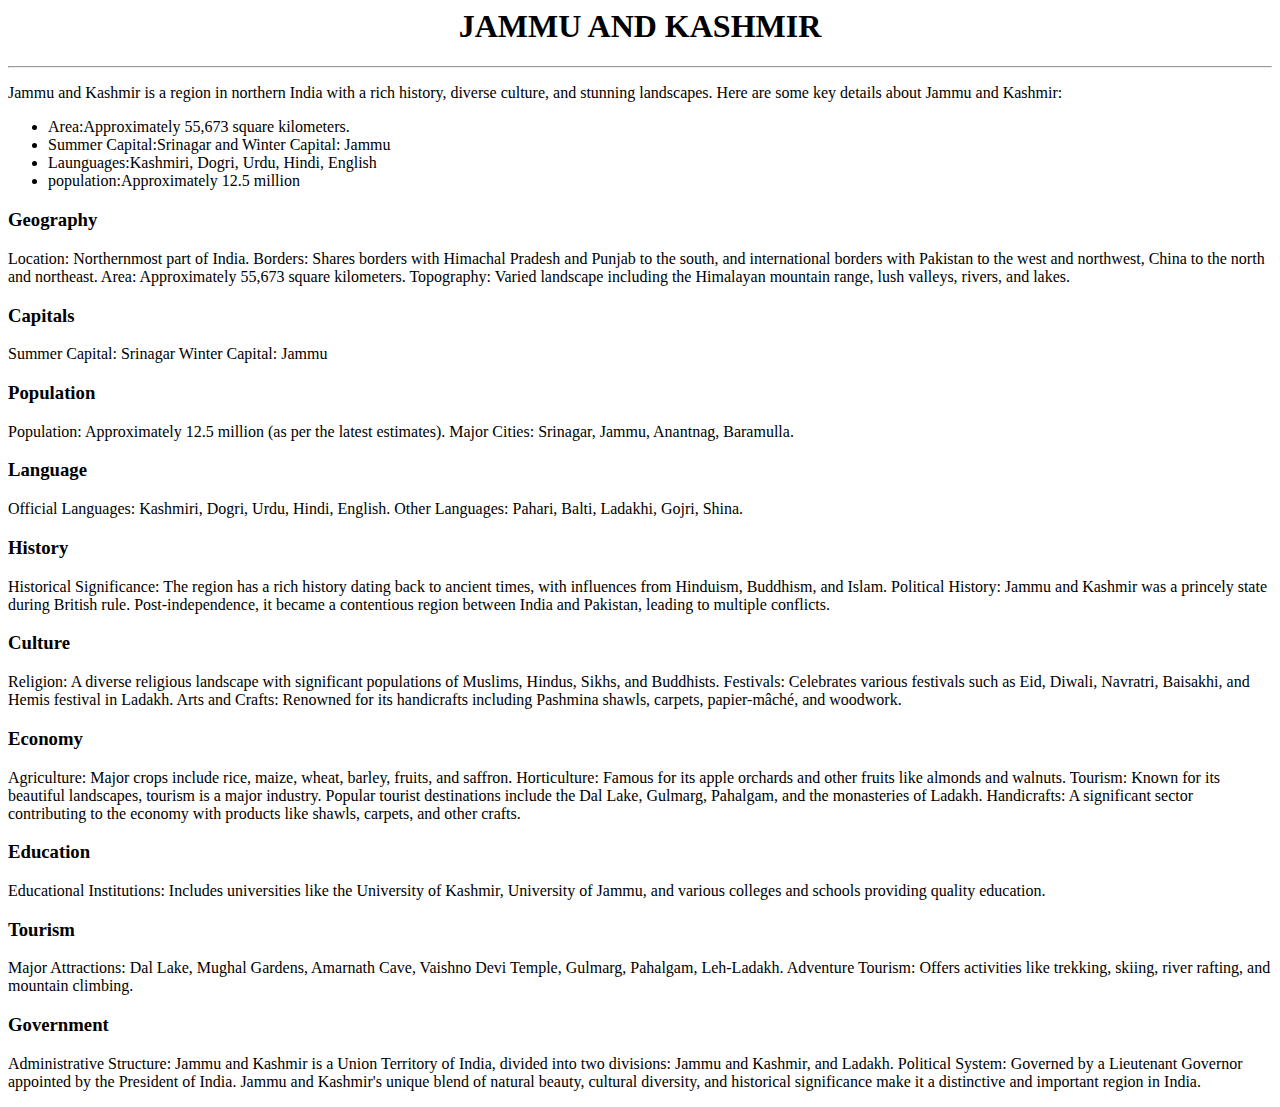
<file: Lab_Experiment/2A/Kashmir.html>
<html>
    <head>
        <title>Jammu and Kashmir</title>
    </head>
    <body>
        <h1 style="text-align: center;">JAMMU AND KASHMIR</h1>
        <hr>
        <p>Jammu and Kashmir is a region in northern India with a rich history, diverse culture, and stunning landscapes. Here are some key details about Jammu and Kashmir:</p>
        <ul>
            <li>Area:Approximately 55,673 square kilometers.</li>
            <li>Summer Capital:Srinagar and Winter Capital: Jammu</li>
            <li>Launguages:Kashmiri, Dogri, Urdu, Hindi, English</li>
            <li>population:Approximately 12.5 million</li>
        </ul>
        <p>
            <h3>Geography</h3>
            Location: Northernmost part of India.
            Borders: Shares borders with Himachal Pradesh and Punjab to the south, and international borders with Pakistan to the west and northwest, China to the north and northeast.
            Area: Approximately 55,673 square kilometers.
            Topography: Varied landscape including the Himalayan mountain range, lush valleys, rivers, and lakes.
            <h3>Capitals</h3>
            Summer Capital: Srinagar
            Winter Capital: Jammu
           <h3> Population</h3>
            Population: Approximately 12.5 million (as per the latest estimates).
            Major Cities: Srinagar, Jammu, Anantnag, Baramulla.
            <h3>Language</h3>
            Official Languages: Kashmiri, Dogri, Urdu, Hindi, English.
            Other Languages: Pahari, Balti, Ladakhi, Gojri, Shina.
           <h3> History</h3>
            Historical Significance: The region has a rich history dating back to ancient times, with influences from Hinduism, Buddhism, and Islam.
            Political History: Jammu and Kashmir was a princely state during British rule. Post-independence, it became a contentious region between India and Pakistan, leading to multiple conflicts.
            <h3>Culture</h3>
            Religion: A diverse religious landscape with significant populations of Muslims, Hindus, Sikhs, and Buddhists.
            Festivals: Celebrates various festivals such as Eid, Diwali, Navratri, Baisakhi, and Hemis festival in Ladakh.
            Arts and Crafts: Renowned for its handicrafts including Pashmina shawls, carpets, papier-mâché, and woodwork.
            <h3>Economy</h3>
            Agriculture: Major crops include rice, maize, wheat, barley, fruits, and saffron.
            Horticulture: Famous for its apple orchards and other fruits like almonds and walnuts.
            Tourism: Known for its beautiful landscapes, tourism is a major industry. Popular tourist destinations include the Dal Lake, Gulmarg, Pahalgam, and the monasteries of Ladakh.
            Handicrafts: A significant sector contributing to the economy with products like shawls, carpets, and other crafts.
            <h3>Education</h3>
            Educational Institutions: Includes universities like the University of Kashmir, University of Jammu, and various colleges and schools providing quality education.
            <h3>Tourism</h3>
            Major Attractions: Dal Lake, Mughal Gardens, Amarnath Cave, Vaishno Devi Temple, Gulmarg, Pahalgam, Leh-Ladakh.
            Adventure Tourism: Offers activities like trekking, skiing, river rafting, and mountain climbing.
            <h3>Government</h3>
            Administrative Structure: Jammu and Kashmir is a Union Territory of India, divided into two divisions: Jammu and Kashmir, and Ladakh.
            Political System: Governed by a Lieutenant Governor appointed by the President of India.
            Jammu and Kashmir's unique blend of natural beauty, cultural diversity, and historical significance make it a distinctive and important region in India. 
            </p>
</html>
</file>
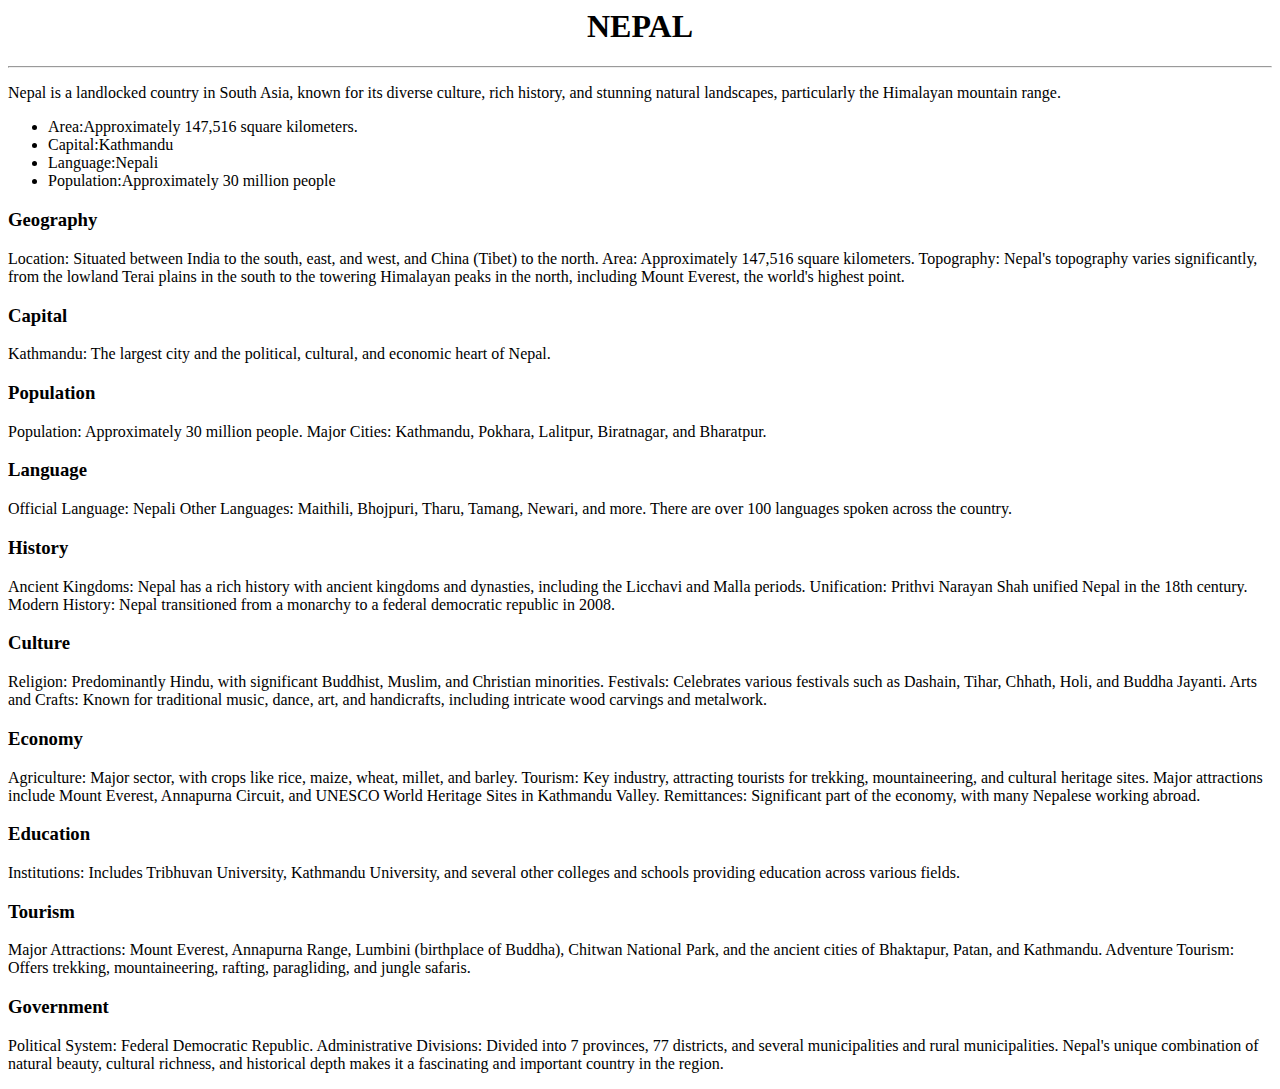
<file: Lab_Experiment/2A/Nepal.html>
<html>
    <head>
        <title>Nepal</title>
    </head>
    <body>
        <h1 style="text-align: center;">NEPAL</h1>
        <hr>
        <p>Nepal is a landlocked country in South Asia, known for its diverse culture, rich history, and stunning natural landscapes, particularly the Himalayan mountain range.</p>
        <ul>
            <li>Area:Approximately 147,516 square kilometers.</li>
            <li>Capital:Kathmandu</li>
            <li>Language:Nepali</li>
            <li>Population:Approximately 30 million people</li>
        </ul>
        <p>
            <h3>Geography</h3>
            Location: Situated between India to the south, east, and west, and China (Tibet) to the north.
            Area: Approximately 147,516 square kilometers.
            Topography: Nepal's topography varies significantly, from the lowland Terai plains in the south to the towering Himalayan peaks in the north, including Mount Everest, the world's highest point.
            <h3>Capital</h3>
            Kathmandu: The largest city and the political, cultural, and economic heart of Nepal.
            <h3>Population</h3>
            Population: Approximately 30 million people.
            Major Cities: Kathmandu, Pokhara, Lalitpur, Biratnagar, and Bharatpur.
           <h3> Language</h3>
            Official Language: Nepali
            Other Languages: Maithili, Bhojpuri, Tharu, Tamang, Newari, and more. There are over 100 languages spoken across the country.
            <h3>History</h3>
            Ancient Kingdoms: Nepal has a rich history with ancient kingdoms and dynasties, including the Licchavi and Malla periods.
            Unification: Prithvi Narayan Shah unified Nepal in the 18th century.
            Modern History: Nepal transitioned from a monarchy to a federal democratic republic in 2008.
            <h3>Culture</h3>
            Religion: Predominantly Hindu, with significant Buddhist, Muslim, and Christian minorities.
            Festivals: Celebrates various festivals such as Dashain, Tihar, Chhath, Holi, and Buddha Jayanti.
            Arts and Crafts: Known for traditional music, dance, art, and handicrafts, including intricate wood carvings and metalwork.
            <h3>Economy</h3>
            Agriculture: Major sector, with crops like rice, maize, wheat, millet, and barley.
            Tourism: Key industry, attracting tourists for trekking, mountaineering, and cultural heritage sites. Major attractions include Mount Everest, Annapurna Circuit, and UNESCO World Heritage Sites in Kathmandu Valley.
            Remittances: Significant part of the economy, with many Nepalese working abroad.
           <h3> Education</h3>
            Institutions: Includes Tribhuvan University, Kathmandu University, and several other colleges and schools providing education across various fields.
            <h3>Tourism</h3>
            Major Attractions: Mount Everest, Annapurna Range, Lumbini (birthplace of Buddha), Chitwan National Park, and the ancient cities of Bhaktapur, Patan, and Kathmandu.
            Adventure Tourism: Offers trekking, mountaineering, rafting, paragliding, and jungle safaris.
            <h3>Government</h3>
            Political System: Federal Democratic Republic.
            Administrative Divisions: Divided into 7 provinces, 77 districts, and several municipalities and rural municipalities.
            Nepal's unique combination of natural beauty, cultural richness, and historical depth makes it a fascinating and important country in the region.</p>
    </body>
</html>
</file>
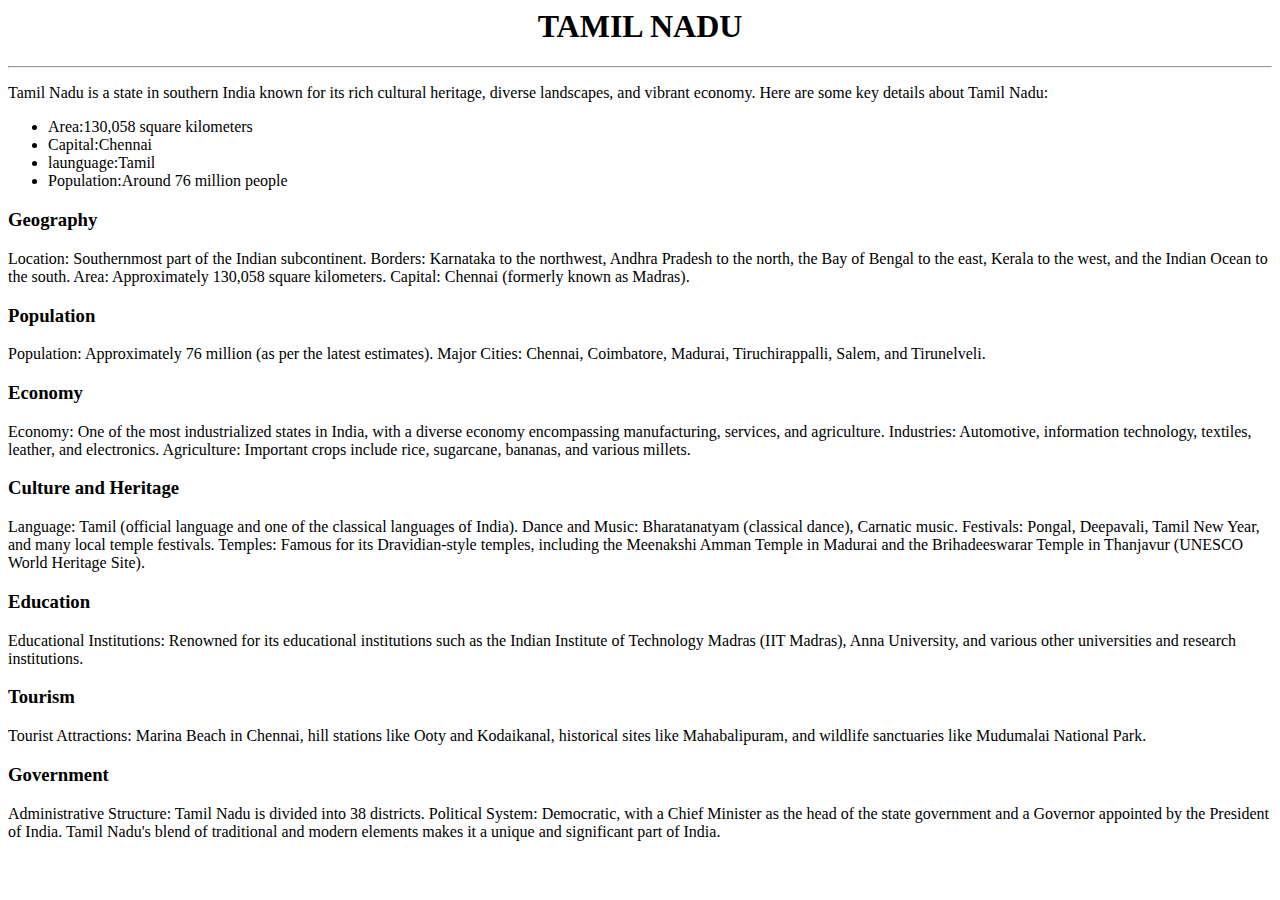
<file: Lab_Experiment/2A/Tamilnadu.html>
<html>
    <head>
        <title>Tamilnadu</title>
    </head>
    <body>
        <h1 style="text-align: center;">TAMIL NADU</h1>
        <hr>
        <p>Tamil Nadu is a state in southern India known for its rich cultural heritage, diverse landscapes, and vibrant economy. Here are some key details about Tamil Nadu:</p>
        <ul>
            <li>Area:130,058 square kilometers</li>
            <li>Capital:Chennai</li>
            <li>launguage:Tamil</li>
            <li>Population:Around 76 million people</li>
        </ul>
        <p>
            <h3>Geography</h3>
            Location: Southernmost part of the Indian subcontinent.
            Borders: Karnataka to the northwest, Andhra Pradesh to the north, the Bay of Bengal to the east, Kerala to the west, and the Indian Ocean to the south.
            Area: Approximately 130,058 square kilometers.
            Capital: Chennai (formerly known as Madras).
           <h3> Population</h3>
            Population: Approximately 76 million (as per the latest estimates).
            Major Cities: Chennai, Coimbatore, Madurai, Tiruchirappalli, Salem, and Tirunelveli.
            <h3>Economy</h3>
            Economy: One of the most industrialized states in India, with a diverse economy encompassing manufacturing, services, and agriculture.
            Industries: Automotive, information technology, textiles, leather, and electronics.
            Agriculture: Important crops include rice, sugarcane, bananas, and various millets.
            <h3>Culture and Heritage</h3>
            Language: Tamil (official language and one of the classical languages of India).
            Dance and Music: Bharatanatyam (classical dance), Carnatic music.
            Festivals: Pongal, Deepavali, Tamil New Year, and many local temple festivals.
            Temples: Famous for its Dravidian-style temples, including the Meenakshi Amman Temple in Madurai and the Brihadeeswarar Temple in Thanjavur (UNESCO World Heritage Site).
            <h3>Education</h3>
            Educational Institutions: Renowned for its educational institutions such as the Indian Institute of Technology Madras (IIT Madras), Anna University, and various other universities and research institutions.
            <h3>Tourism</h3>
            Tourist Attractions: Marina Beach in Chennai, hill stations like Ooty and Kodaikanal, historical sites like Mahabalipuram, and wildlife sanctuaries like Mudumalai National Park.
            <h3>Government</h3>
            Administrative Structure: Tamil Nadu is divided into 38 districts.
            Political System: Democratic, with a Chief Minister as the head of the state government and a Governor appointed by the President of India.
            Tamil Nadu's blend of traditional and modern elements makes it a unique and significant part of India.
            </p>
    </body>
</html>
</file>
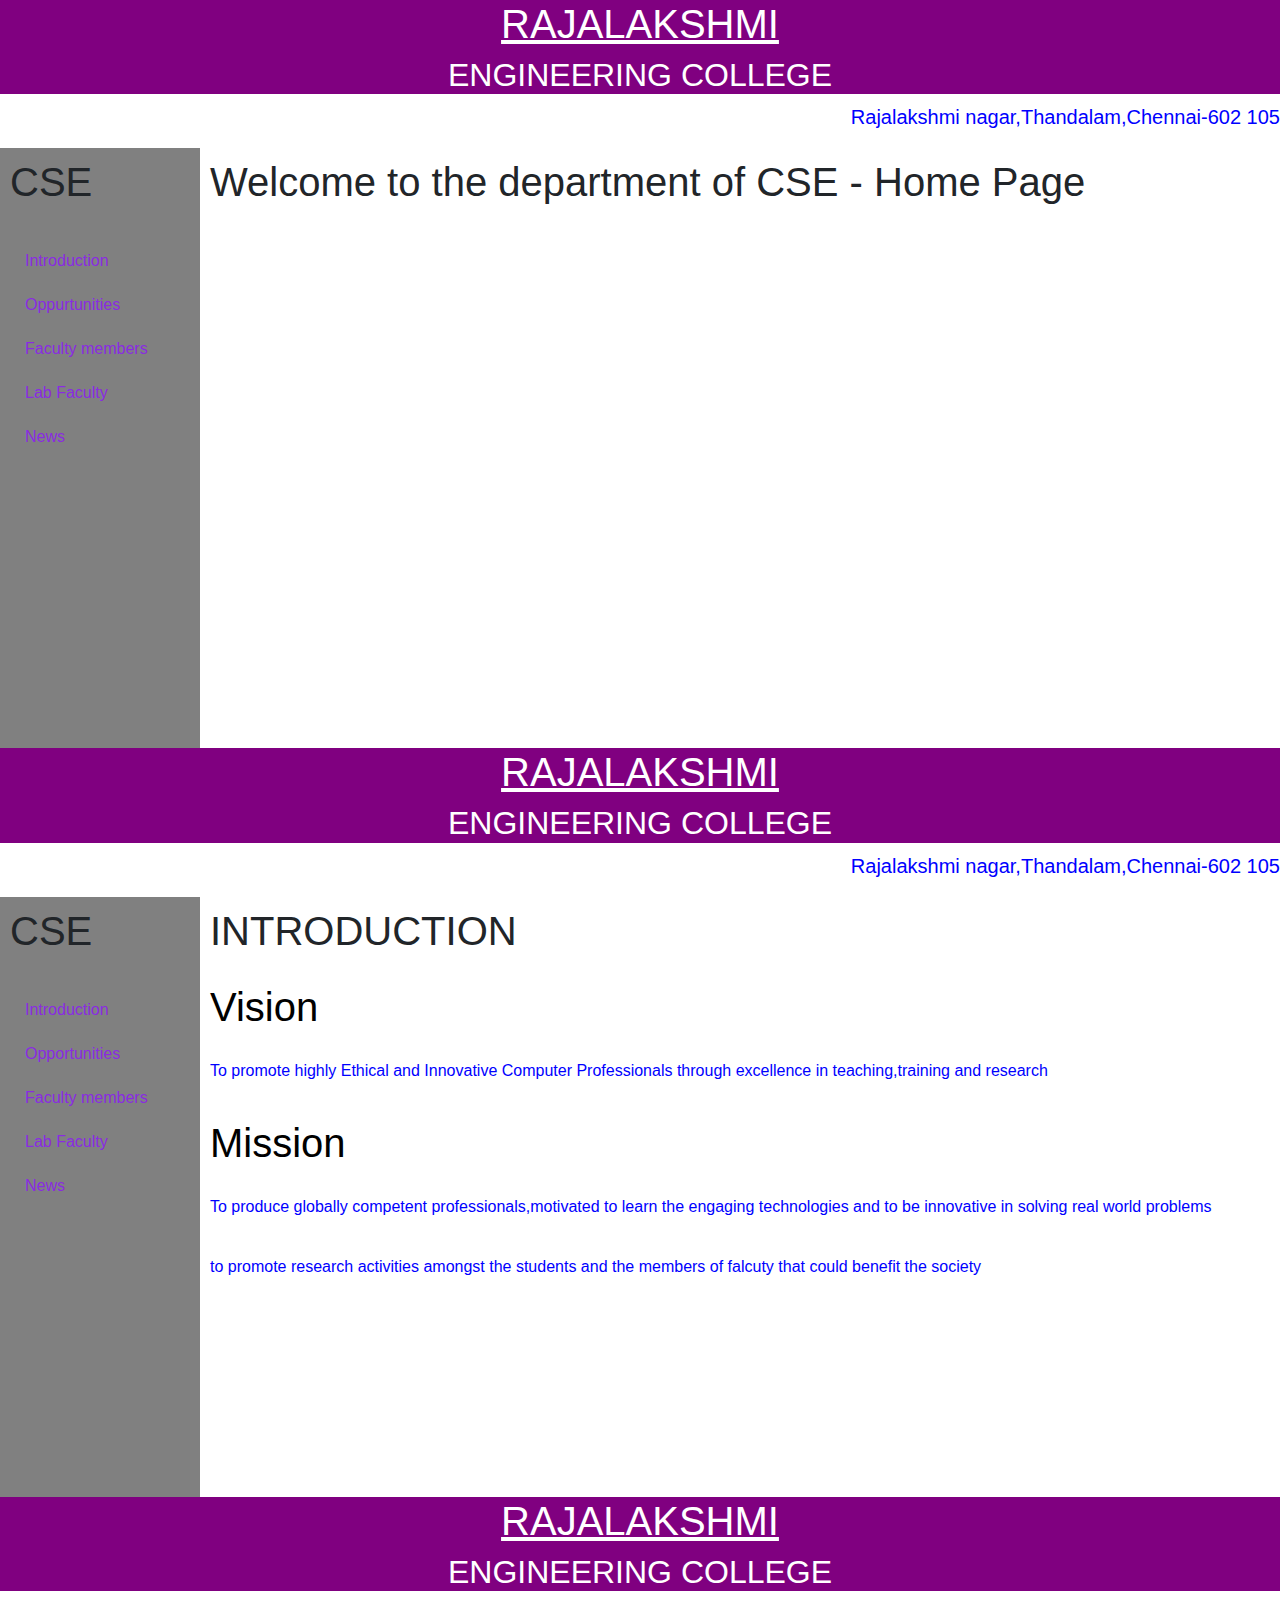
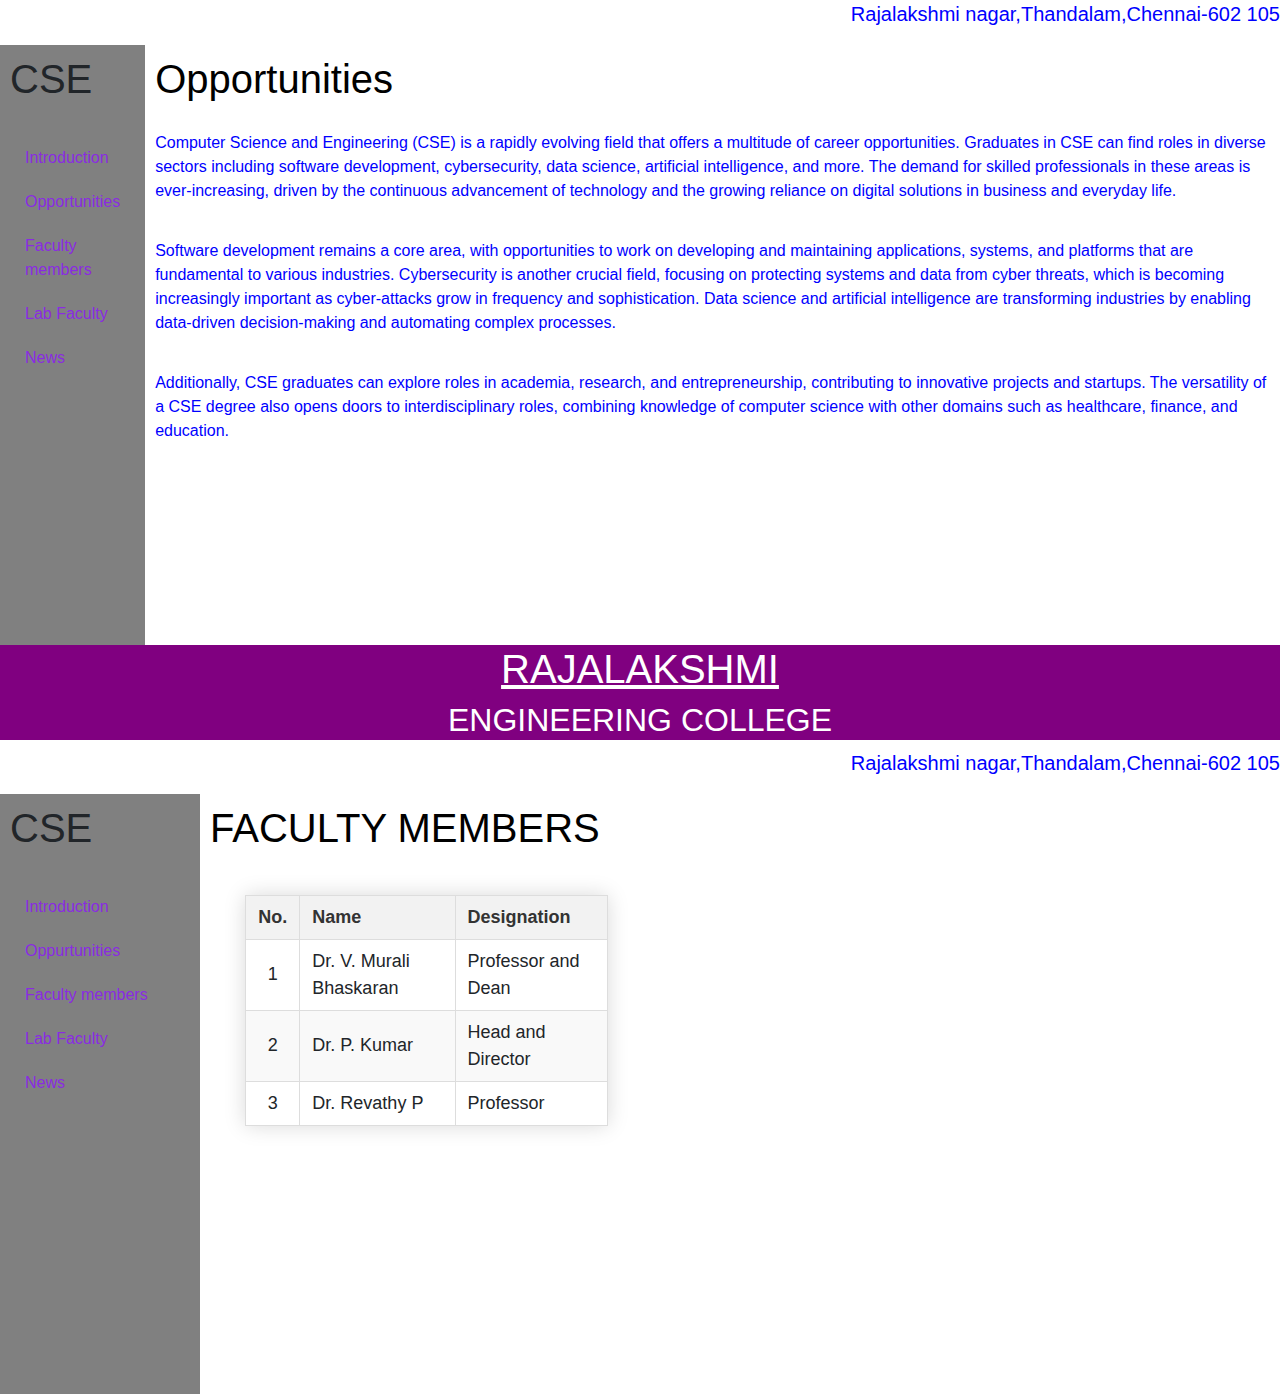
<file: Lab_Experiment/2B/recpage.html>
<!DOCTYPE html>
<html>
    <head>
        <link rel="stylesheet" href="https://stackpath.bootstrapcdn.com/bootstrap/4.5.2/css/bootstrap.min.css" integrity="sha384-JcKb8q3iqJ61gNV9KGb8thSsNjpSL0n8PARn9HuZOnIxN0hoP+VmmDGMN5t9UJ0Z" crossorigin="anonymous">
    <script src="https://code.jquery.com/jquery-3.5.1.slim.min.js" integrity="sha384-DfXdz2htPH0lsSSs5nCTpuj/zy4C+OGpamoFVy38MVBnE+IbbVYUew+OrCXaRkfj" crossorigin="anonymous"></script>
    <script src="https://cdn.jsdelivr.net/npm/popper.js@1.16.1/dist/umd/popper.min.js" integrity="sha384-9/reFTGAW83EW2RDu2S0VKaIzap3H66lZH81PoYlFhbGU+6BZp6G7niu735Sk7lN" crossorigin="anonymous"></script>
    <script src="https://stackpath.bootstrapcdn.com/bootstrap/4.5.2/js/bootstrap.min.js" integrity="sha384-B4gt1jrGC7Jh4AgTPSdUtOBvfO8shuf57BaghqFfPlYxofvL8/KUEfYiJOMMV+rV" crossorigin="anonymous"></script>
        <link rel="stylesheet" href="recpage.css">
    </head>
        <body>
            <div id="sectionHome">
            <div class="top-container">
                <h1 style="text-decoration:underline;">RAJALAKSHMI</h1>
                <h2>ENGINEERING COLLEGE</h2>
            </div>
            <p class="address">Rajalakshmi nagar,Thandalam,Chennai-602 105</p>
            <div class="d-flex flex-row">
                <div class="left-container">
                <h1 class="pad">CSE</h1>
                <ul class="li">
                <li class="pad" onclick="display('sectionIntro')">Introduction</li>
                <li class="pad" onclick="display('sectionOpp')">Oppurtunities</li>
                <li class="pad" onclick="display('sectionFaculty')">Faculty members</li>
                <li class="pad">Lab Faculty</li>
                <li class="pad">News</li>
                </ul>
                </div>
                <h1 class="pad">Welcome to the department of CSE - Home Page</h1>
            </div>
        </div>
        <div id="sectionIntro">
            <div class="top-container">
                <h1 style="text-decoration:underline;">RAJALAKSHMI</h1>
                <h2>ENGINEERING COLLEGE</h2>
            </div>
            <p class="address">Rajalakshmi nagar,Thandalam,Chennai-602 105</p>
            <div class="d-flex flex-row">
                <div class="left-container">
                <h1 class="pad">CSE</h1>
                <ul class="li">
                <li class="pad" onclick="display('sectionIntro')">Introduction</li>
                <li class="pad" onclick="display('sectionOpp')">Opportunities</li>
                <li class="pad" onclick="display('sectionFaculty')">Faculty members</li>
                <li class="pad">Lab Faculty</li>
                <li class="pad">News</li>
                </ul>
                </div>
                <div class="d-flex flex-column">
                <h1 class="pad">INTRODUCTION</h1>
                <h1 class="intro-head">Vision</h1>
                <p class="intro-para">To promote highly Ethical and Innovative Computer Professionals through excellence in teaching,training and research</p>
                <h1 class="intro-head">Mission</h1>
                <p class="intro-para">To produce globally competent professionals,motivated to learn the engaging technologies and to be innovative in solving real world problems </p>
                <p class="intro-para"> to promote research activities amongst the students and the members of falcuty that could benefit the society</p>
            </div>
            </div>
        </div>
        <div id="sectionOpp">
            <div class="top-container">
                <h1 style="text-decoration:underline;">RAJALAKSHMI</h1>
                <h2>ENGINEERING COLLEGE</h2>
            </div>
            <p class="address">Rajalakshmi nagar,Thandalam,Chennai-602 105</p>
            <div class="d-flex flex-row">
                <div class="left-container">
                    <h1 class="pad">CSE</h1>
                    <ul class="li">
                    <li class="pad" onclick="display('sectionIntro')">Introduction</li>
                    <li class="pad" onclick="display('sectionOpp')">Opportunities</li>
                    <li class="pad" onclick="display('sectionFaculty')">Faculty members</li>
                    <li class="pad">Lab Faculty</li>
                    <li class="pad">News</li>
                    </ul>
                </div>
                <div class="d-flex flex-column">
                    <h1 class="intro-head">Opportunities</h1>
                    <p class="intro-para">Computer Science and Engineering (CSE) is a rapidly evolving field that offers a multitude of career opportunities. Graduates in CSE can find roles in diverse sectors including software development, cybersecurity, data science, artificial intelligence, and more. The demand for skilled professionals in these areas is ever-increasing, driven by the continuous advancement of technology and the growing reliance on digital solutions in business and everyday life.</p>
                    <p class="intro-para">Software development remains a core area, with opportunities to work on developing and maintaining applications, systems, and platforms that are fundamental to various industries. Cybersecurity is another crucial field, focusing on protecting systems and data from cyber threats, which is becoming increasingly important as cyber-attacks grow in frequency and sophistication. Data science and artificial intelligence are transforming industries by enabling data-driven decision-making and automating complex processes.</p>
                    <p class="intro-para">Additionally, CSE graduates can explore roles in academia, research, and entrepreneurship, contributing to innovative projects and startups. The versatility of a CSE degree also opens doors to interdisciplinary roles, combining knowledge of computer science with other domains such as healthcare, finance, and education.</p>
                </div>
            </div>
        </div>
        <div id="sectionFaculty">
            <div class="top-container">
                <h1 style="text-decoration:underline;">RAJALAKSHMI</h1>
                <h2>ENGINEERING COLLEGE</h2>
            </div>
            <p class="address">Rajalakshmi nagar,Thandalam,Chennai-602 105</p>
            <div class="d-flex flex-row">
                <div class="left-container">
                    <h1 class="pad">CSE</h1>
                    <ul class="li">
                    <li class="pad" onclick="display('sectionIntro')">Introduction</li>
                    <li class="pad" onclick="display('sectionOpp')">Oppurtunities</li>
                    <li class="pad" onclick="display('sectionFaculty')">Faculty members</li>
                    <li class="pad">Lab Faculty</li>
                    <li class="pad">News</li>
                    </ul>
                </div>
                <div class="d-flex flex-column">
                    <h1 class="intro-head">FACULTY MEMBERS</h1>
                    <table class="styled-table">
                        <thead>
                            <tr>
                                <th>No.</th>
                                <th>Name</th>
                                <th>Designation</th>
                            </tr>
                        </thead>
                        <tbody>
                            <tr>
                                <td>1</td>
                                <td>Dr. V. Murali Bhaskaran</td>
                                <td>Professor and Dean</td>
                            </tr>
                            <tr>
                                <td>2</td>
                                <td>Dr. P. Kumar</td>
                                <td>Head and Director</td>
                            </tr>
                            <tr>
                                <td>3</td>
                                <td>Dr. Revathy P</td>
                                <td>Professor</td>
                            </tr>
                        </tbody>
                    </table>
                </div>
            </div>
        </div>
            <script type="text/javascript" src="https://new-assets.ccbp.in/frontend/content/static-ccbp-ui-kit/static-ccbp-ui-kit.js"></script>
        </body>
</html>
</file>
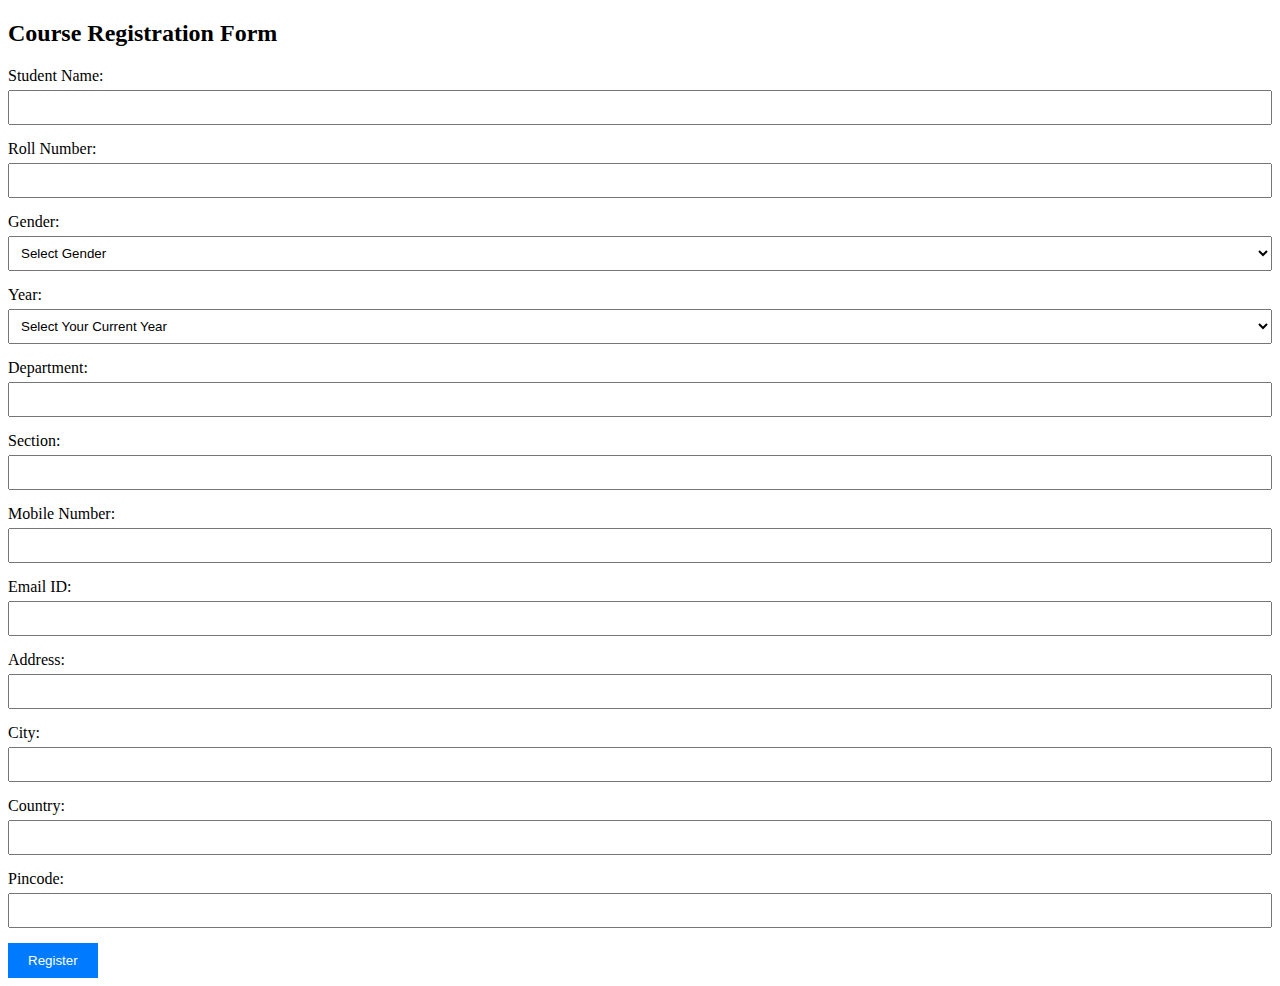
<file: Lab_Experiment/EX-03/form.html>
<!DOCTYPE html>
<html lang="en">
<head>
    <meta charset="UTF-8">
    <meta name="viewport" content="width=device-width, initial-scale=1.0">
    <title>Course Registration Form</title>
    <style>
        .error {
            color: red;
            font-size: 0.9em;
        }
        .form-group {
            margin-bottom: 15px;
        }
        label {
            display: block;
            margin-bottom: 5px;
        }
        input, select {
            width: 100%;
            padding: 8px;
            box-sizing: border-box;
        }
        button {
            padding: 10px 20px;
            background-color: #007BFF;
            color: white;
            border: none;
            cursor: pointer;
        }
    </style>
</head>
<body>

<h2>Course Registration Form</h2>

<form id="registrationForm">
    <div class="form-group">
        <label for="student_name">Student Name:</label>
        <input type="text" id="student_name" name="student_name">
        <span class="error" id="error_student_name"></span>
    </div>

    <div class="form-group">
        <label for="roll_no">Roll Number:</label>
        <input type="text" id="roll_no" name="roll_no">
        <span class="error" id="error_roll_no"></span>
    </div>

    <div class="form-group">
        <label for="gender">Gender:</label>
        <select id="gender" name="gender">
            <option value="">Select Gender</option>
            <option value="male">Male</option>
            <option value="female">Female</option>
            <option value="other">Other</option>
        </select>
        <span class="error" id="error_gender"></span>
    </div>

    <div class="form-group">
        <label for="year">Year:</label>
        <select id="year" name="year">
            <option value="">Select Your Current Year</option>
            <option value="male">I</option>
            <option value="female">II</option>
            <option value="other">III</option>
            <option value="other">IV</option>
        </select>
        <span class="error" id="error_year"></span>
    </div>

    <div class="form-group">
        <label for="department">Department:</label>
        <input type="text" id="department" name="department">
        <span class="error" id="error_department"></span>
    </div>

    <div class="form-group">
        <label for="section">Section:</label>
        <input type="text" id="section" name="section">
        <span class="error" id="error_section"></span>
    </div>

    <div class="form-group">
        <label for="mobile_number">Mobile Number:</label>
        <input type="text" id="mobile_number" name="mobile_number">
        <span class="error" id="error_mobile_number"></span>
    </div>

    <div class="form-group">
        <label for="e-mail_id">Email ID:</label>
        <input type="email" id="e-mail_id" name="e-mail_id">
        <span class="error" id="error_e-mail_id"></span>
    </div>

    <div class="form-group">
        <label for="address">Address:</label>
        <input type="text" id="address" name="address">
        <span class="error" id="error_address"></span>
    </div>

    <div class="form-group">
        <label for="city">City:</label>
        <input type="text" id="city" name="city">
        <span class="error" id="error_city"></span>
    </div>

    <div class="form-group">
        <label for="country">Country:</label>
        <input type="text" id="country" name="country">
        <span class="error" id="error_country"></span>
    </div>

    <div class="form-group">
        <label for="pincode">Pincode:</label>
        <input type="text" id="pincode" name="pincode">
        <span class="error" id="error_pincode"></span>
    </div>

    <button type="submit">Register</button>
</form>

<script>
    document.getElementById('registrationForm').addEventListener('submit', function(event) {
        let isValid = true;

       
        const errors = document.querySelectorAll('.error');
        errors.forEach(error => error.textContent = '');

        
        const studentName = document.getElementById('student_name').value.trim();
        if (studentName === '') {
            document.getElementById('error_student_name').textContent = 'Student Name is required';
            isValid = false;
        }

        
        const rollNo = document.getElementById('roll_no').value.trim();
        if (rollNo === '') {
            document.getElementById('error_roll_no').textContent = 'Roll Number is required';
            isValid = false;
        }

        
        const gender = document.getElementById('gender').value;
        if (gender === '') {
            document.getElementById('error_gender').textContent = 'Gender is required';
            isValid = false;
        }

       
        const year = document.getElementById('year').value;
        if (year === ''){
            document.getElementById('error_year').textContent = 'Year must be between I and IV';
            isValid = false;
        }

        
        const department = document.getElementById('department').value.trim();
        if (department === '') {
            document.getElementById('error_department').textContent = 'Department is required';
            isValid = false;
        }

        
        const section = document.getElementById('section').value.trim();
        if (section === '') {
            document.getElementById('error_section').textContent = 'Section is required';
            isValid = false;
        }

        
        const mobileNumber = document.getElementById('mobile_number').value.trim();
        const mobileNumberPattern = /^[0-9]{10}$/;
        if (mobileNumber === '' || !mobileNumberPattern.test(mobileNumber)) {
            document.getElementById('error_mobile_number').textContent = 'Mobile Number must be 10 digits';
            isValid = false;
        }

        
        const emailId = document.getElementById('e-mail_id').value.trim();
        if (emailId === '' || !emailId.includes('@')) {
            document.getElementById('error_e-mail_id').textContent = 'A valid Email ID is required';
            isValid = false;
        }

        const address = document.getElementById('address').value.trim();
        if (address === '') {
            document.getElementById('error_address').textContent = 'Address is required';
            isValid = false;
        }

        
        const city = document.getElementById('city').value.trim();
        if (city === '') {
            document.getElementById('error_city').textContent = 'City is required';
            isValid = false;
        }

        
        const country = document.getElementById('country').value.trim();
        if (country === '') {
            document.getElementById('error_country').textContent = 'Country is required';
            isValid = false;
        }

        const pincode = document.getElementById('pincode').value.trim();
        const pincodePattern = /^[0-9]{6}$/;
        if (pincode === '' || !pincodePattern.test(pincode)) {
            document.getElementById('error_pincode').textContent = 'Pincode must be 6 digits';
            isValid = false;
        }

        if (isValid) {
            
            if (confirm('Are you sure you want to register?')) {
                alert('Registration successful!');
            }
            
            event.preventDefault();
        } else {
            event.preventDefault(); 
        }
    });
</script>

</body>
</html>
</file>
<file: Mini_Project/Soucre_Code/styles.css>
/* .custom-bg-light-green {background-color: #D1FAE5;} */
/* .custom-bg-light-green {background-color: #77DD77;} */

body{
    /* background-color: #F8F8F8; */
    background-color: #D0F0C0;
}

.pacifico-regular {
    font-family: "Pacifico", cursive;
    font-weight: 400;
    font-style: normal;
  }

.hero-section {
    background-image: url('img/bestseller-1.png');
    background-size: cover;
    background-position: center;
    padding: 100px 0;
    border-radius: 8px;
}

@media (min-width: 768px) {
    .hero-section {
        background-image: url('image-medium.jpg');
    }
}

@media (min-width: 1200px) {
    .hero-section {
        background-image: url('img/bg02.jpg');
        box-shadow: 0 4px 8px rgba(0, 0, 0, 0.2);
    }
}

.card-body {
    padding: 20px;
    background-color: #fff;
    border-radius: 8px;
    box-shadow: 0 2px 4px rgba(0, 0, 0, 0.1);
    transition: transform 0.3s, box-shadow 0.3s;
}

.card-body:hover {
    transform: translateY(-10px);
    box-shadow: 0 8px 16px rgba(0, 0, 0, 0.2);
}


/* FOOTER */

footer {
    background-color: #28a745; /* Ensure the background color is set */
    color: white;
    padding: 20px 0;
    text-align: center;
}

footer a {
    color: white;
    transition: color 0.3s ease, text-decoration 0.3s ease;
}

footer a:hover {
    color: #ffcc00; /* Change the color on hover */
    text-decoration: underline; /* Add underline on hover */
}

footer .social-icons a {
    display: inline-block;
    margin: 0 10px;
    transition: transform 0.3s ease, color 0.3s ease;
}

footer .social-icons a:hover {
    transform: scale(1.2); /* Scale up the icon on hover */
    color: #ffcc00; /* Change the icon color on hover */
}

footer .social-icons a:hover i {
    color: #ffcc00; /* Change the icon color on hover */
}

footer .footer-links a {
    margin: 0 10px;
    transition: color 0.3s ease, text-decoration 0.3s ease;
}

footer .footer-links a:hover {
    color: #ffcc00; /* Change the color on hover */
    text-decoration: underline; /* Add underline on hover */
}

/* SIGN PAGE CSS START HERE Mr. Kishore Kumar */

.signin-section {
    display: flex;
    justify-content: center;
    align-items: center;
    height: 100vh;
}

.signin-container {
    background: #ffffff;
    padding: 30px;
    border-radius: 10px;
    box-shadow: 0 4px 15px rgba(0, 0, 0, 0.1);
    width: 100%;
    max-width: 400px;
    transition: transform 0.3s;
}

.signin-container h1 {
    color: #4CAF50;
    text-align: center;
}

/* .form-wrapper {
    opacity: 0;
    transform: translateY(20px);
    transition: opacity 0.4s ease, transform 0.4s ease;
}

.form-wrapper.active {
    opacity: 1;
    transform: translateY(0);
} */

.form-wrapper {
    display: none;
    opacity: 0;
    transition: opacity 0.3s ease;
}

.form-wrapper.active {
    display: block;
    opacity: 1;
}

.form-group {
    margin-bottom: 15px;
}

.btn-custom {
    background-color: #4CAF50;
    border-color: #4CAF50;
    width: 100%;
}

.btn-custom:hover {
    background-color: #45a049;
}

.error {
    color: red;
    font-size: 0.9em;
}

.text-link {
    color: #007bff;
    cursor: pointer;
}

.toggle-link {
    color: #007bff;
    cursor: pointer;
}

#bgpic{
    background-image: url('Images/bg02.jpg');
    background-size: cover;
    background-position: center;
    background-repeat: no-repeat;
}
</file>
<file: EX. 1(b)/styless.css>
header, .tt {
    display: flex;
    justify-content: center;
    align-items: center;
}

.sec {
    display: flex;
    justify-content: center;
}

table {
    border-collapse: collapse;
}

th, td {
    border: 2px solid black;
    padding: 12px;
}

td {
    padding: 6px;
    font-weight: bold;
}

tbody tr th {
    padding: 10px;
}

.no-border-right {
    padding-left: 7%;
    border-right: none;
}

.no-border-left {
    border-left: none;
}

.no-border {
    border-bottom: none;
    border-top: none;
}

.lunch {
    padding-left: 70px;
}

.vap { background-color: #f2d7d5; }  /* Example color for VAP */
.poai { background-color: #d5f2e3; }  /* Example color for POAI */
.ip { background-color: #f2efd5; }  /* Example color for IP */
.toc { background-color: #d5eaf2; }  /* Example color for TOC */
.rpa { background-color: #f2d5eb; }  /* Example color for RPA */
.cn { background-color: #e1d5f2; }  /* Example color for CN */
.lib { background-color: #f2f0d5; }  /* Example color for LIB */
.coun { background-color: #d5f2f1; }  /* Example color for COUN */
.nptel { background-color: #f2d7d5; }  /* Example color for NPTEL */
</file>
<file: Lab_Experiment/1b/page.css>
.top-cont{
    background-color:purple;
    color:white;
    background-size:cover;
    text-align:center;

}
.mid{
    background-color:black;
    color:white;

}
</file>
<file: Lab_Experiment/2B/recpage.css>
.top-container{
    background-color: purple;
    text-align: center;
    color:white;
    background-size: cover;
}
.address{
    text-align: right;
    color:blue;
    font-size: 20px;
}
.left-container{
    background-color: grey;
    height:600px;
    width: 200px;
}
.li{
    list-style-type: none;
    color:blueviolet;
    padding:15px;
}
.pad{
    padding:10px;
}
.intro-head{
    color:black;
    padding:10px;
}
.intro-para{
    color:blue;
    padding:10px;
}
.styled-table {
    border-collapse: collapse;
    margin: 25px 0;
    font-size: 18px;
    width: 80%;
    margin-left: auto;
    margin-right: auto;
    box-shadow: 0 0 20px rgba(0, 0, 0, 0.15);
}

.styled-table th,
.styled-table td {
    border: 1px solid #dddddd;
    padding: 8px 12px;
    text-align: left;
}

.styled-table thead tr {
    background-color: #f2f2f2;
    color: #333333;
}

.styled-table tbody tr {
    background-color: #ffffff;
}

.styled-table tbody tr:nth-of-type(even) {
    background-color: #f9f9f9;
}

.styled-table tbody tr:hover {
    background-color: #f1f1f1;
}

.styled-table tbody tr td:nth-of-type(1) {
    text-align: center;
}
</file>
